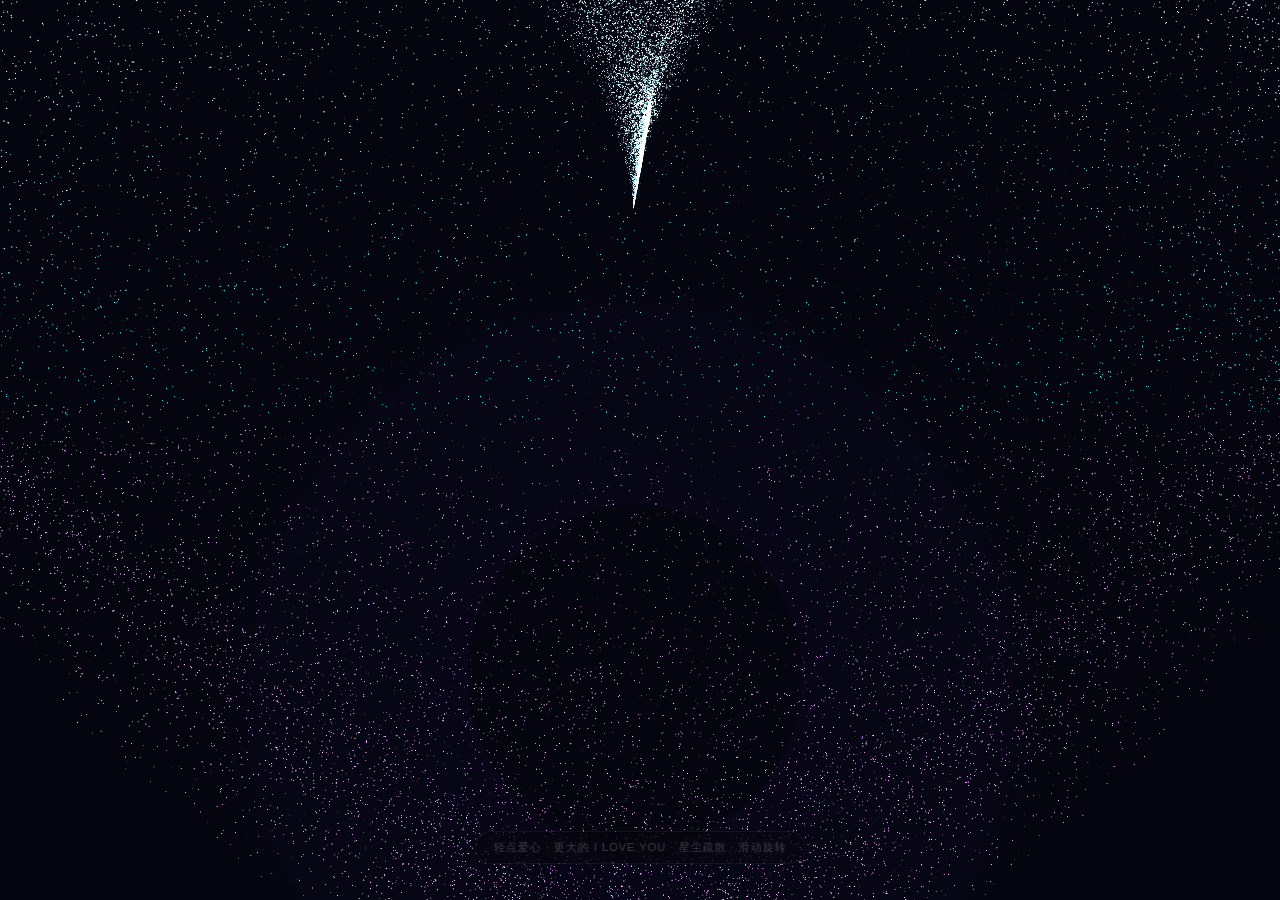
<file: index.html>
<!DOCTYPE html>
<html lang="zh-CN">
<head>
    <meta charset="UTF-8">
    <meta name="viewport" content="width=device-width, initial-scale=1.0, maximum-scale=1.0, user-scalable=no, viewport-fit=cover">
    <meta name="theme-color" content="#050510">
    <meta name="apple-mobile-web-app-capable" content="yes">
    <meta name="apple-mobile-web-app-status-bar-style" content="black-translucent">
    <meta name="apple-mobile-web-app-title" content="3D 爱心">
    <link rel="manifest" href="./manifest.webmanifest">
    <link rel="apple-touch-icon" href="./icons/apple-touch-icon.png">
    <title>3D 爱心 · 粒子情书 V3.10</title>
    <style>
        *, *::before, *::after { margin: 0; padding: 0; box-sizing: border-box; }
        html, body { width: 100%; height: 100%; background: #050510; }
        body {
            overflow: hidden;
            touch-action: none;
            -webkit-tap-highlight-color: transparent;
            position: fixed;
            width: 100%; height: 100%;
            width: 100dvi; height: 100dvb;
            user-select: none;
            -webkit-user-select: none;
            font-family: -apple-system, BlinkMacSystemFont, 'Segoe UI', sans-serif;
        }
        canvas { display: block; width: 100%; height: 100%; }
        #loading {
            position: fixed; inset: 0; z-index: 100;
            display: flex; flex-direction: column;
            justify-content: center; align-items: center;
            background: #050510; color: #fff;
            transition: opacity 0.65s ease-out; pointer-events: none;
        }
        #loading.hide { opacity: 0; }
        .loader-heart { font-size: 48px; animation: pulse 1.2s ease-in-out infinite; }
        @keyframes pulse {
            0%, 100% { transform: scale(1); opacity: 0.6; }
            50% { transform: scale(1.15); opacity: 1; }
        }
        #loading p { margin-top: 14px; font-size: 12px; letter-spacing: 3px; opacity: 0.25; font-weight: 300; }
        #install-hint {
            position: fixed; bottom: max(36px, env(safe-area-inset-bottom)); left: 50%; transform: translateX(-50%);
            color: rgba(255,255,255,0.22); font-size: 11px; z-index: 10;
            pointer-events: none; text-align: center; white-space: nowrap;
            background: rgba(0,0,0,0.34); padding: 8px 18px; border-radius: 20px;
            backdrop-filter: blur(12px); -webkit-backdrop-filter: blur(12px);
            border: 1px solid rgba(255,255,255,0.055);
            transition: opacity 2s ease-out; letter-spacing: 1px;
        }
    </style>
</head>
<body>
<div id="loading"><div class="loader-heart">💗</div><p>正在生成</p></div>
<div id="install-hint">轻点爱心 · 更大的 I LOVE YOU · 星尘疏散 · 滑动旋转</div>

<script type="importmap">
{ "imports": { "three": "./vendor/three.module.js", "three/addons/controls/OrbitControls.js": "./vendor/OrbitControls.js" } }
</script>
<script type="module">
import * as THREE from 'three';
import { OrbitControls } from 'three/addons/controls/OrbitControls.js';

const scene = new THREE.Scene();
scene.background = new THREE.Color(0x050510);
scene.fog = new THREE.FogExp2(0x050510, 0.00006);

const camera = new THREE.PerspectiveCamera(50, innerWidth / innerHeight, 0.1, 100);
camera.position.set(0, 1.5, 12);

const renderer = new THREE.WebGLRenderer({ antialias: true, alpha: true, powerPreference: 'high-performance' });
renderer.setPixelRatio(Math.min(devicePixelRatio, 2.25));
renderer.setSize(innerWidth, innerHeight);
renderer.toneMapping = THREE.ACESFilmicToneMapping;
renderer.toneMappingExposure = 1.5;
document.body.appendChild(renderer.domElement);

const controls = new OrbitControls(camera, renderer.domElement);
controls.enableDamping = true;
controls.dampingFactor = 0.08;
const AUTO_ROTATE_SPEED = 1.55;
controls.autoRotate = true;
controls.autoRotateSpeed = AUTO_ROTATE_SPEED;
controls.minDistance = 3.5;
controls.maxDistance = 20;
controls.target.set(0, 0.3, 0);
controls.update();

scene.add(new THREE.AmbientLight(0x2233aa, 0.35));
const l1 = new THREE.DirectionalLight(0xff88cc, 0.7); l1.position.set(3, 9, 5); scene.add(l1);
const l2 = new THREE.DirectionalLight(0x4488ff, 0.45); l2.position.set(-4, -3, -6); scene.add(l2);
const l3 = new THREE.DirectionalLight(0x88ddff, 0.35); l3.position.set(0, -5, 8); scene.add(l3);
const burstLight = new THREE.PointLight(0xffc8f3, 0, 14, 2); burstLight.position.set(0, 0.8, 2.5); scene.add(burstLight);

// 50,000 粒子。位置动画由 GPU Shader 完成，CPU 不再逐帧重写 15 万个浮点数。
const COUNT = 50000, SC = 0.576; // V3.10：爱心本体缩为 V3.9 的 80%
const geo = new THREE.BufferGeometry();
const pos = new Float32Array(COUNT * 3);
const burstPos = new Float32Array(COUNT * 3);
const textPos = new Float32Array(COUNT * 3);
const col = new Float32Array(COUNT * 3);
const sizes = new Float32Array(COUNT);
const seeds = new Float32Array(COUNT);
const delays = new Float32Array(COUNT);

const C1 = [0.01, 0.80, 1.0], C2 = [0.72, 0.58, 0.96], C3 = [1.0, 0.44, 0.81], C4 = [1.0, 0.42, 0.62];
const lerp = (a, b, t) => [a[0]+(b[0]-a[0])*t, a[1]+(b[1]-a[1])*t, a[2]+(b[2]-a[2])*t];
const hr = p => 16 * Math.pow(Math.sin(p), 3);
const hy = p => 13*Math.cos(p) - 5*Math.cos(2*p) - 2*Math.cos(3*p) - Math.cos(4*p);

let i = 0, it = 0;
while (i < COUNT && it < COUNT * 3) {
    const th = Math.random() * Math.PI * 2, ph = Math.random() * Math.PI;
    const x = hr(ph) * Math.cos(th), y = hy(ph);
    if (y > 9.5 && y > 0.55*x*x + 10.8) { it++; continue; }
    const d = Math.sqrt(x*x + y*y) / 15;
    const z = (Math.random() - 0.5) * Math.sqrt(Math.max(0, 1 - d*d)) * 12;
    const i3 = i * 3;
    pos[i3] = x*SC; pos[i3+1] = y*SC; pos[i3+2] = z*SC*0.9;

    const t = Math.min(1, Math.abs(y) / 7);
    const c = y > 0 ? lerp(C1, C2, t*0.65) : lerp(C3, C4, t*0.75);
    const br = 1.35 + Math.random()*0.55;
    col[i3]=c[0]*br; col[i3+1]=c[1]*br; col[i3+2]=c[2]*br;
    sizes[i] = 0.035 + Math.random()*0.045;
    if (Math.abs(z) < 2.5) sizes[i] += 0.015;
    if (Math.abs(z) < 0.5) sizes[i] += 0.01;
    seeds[i] = Math.random();
    delays[i] = Math.random();
    i++; it++;
}

for (let n = 0; n < COUNT; n++) {
    const n3 = n * 3;
    const x = pos[n3], y = pos[n3+1], z = pos[n3+2];
    const len = Math.hypot(x, y, z) || 1;
    let dx = x / len + (Math.random() - 0.5) * 0.86;
    let dy = y / len + (Math.random() - 0.42) * 0.88;
    let dz = z / len + (Math.random() - 0.5) * 1.18;
    const dl = Math.hypot(dx, dy, dz) || 1;
    dx /= dl; dy /= dl; dz /= dl;
    const power = 4.6 + Math.random() * 8.2;
    burstPos[n3]   = x + dx * power;
    burstPos[n3+1] = y + dy * power + Math.random() * 1.35;
    burstPos[n3+2] = z + dz * power;
}

const LOVE_TEXT = 'I LOVE YOU';
function buildTextTargets(message) {
    const tc = document.createElement('canvas');
    tc.width = 1220; tc.height = 300;
    const tx = tc.getContext('2d', { willReadFrequently: true });
    tx.clearRect(0, 0, tc.width, tc.height);
    tx.fillStyle = '#fff';
    tx.textAlign = 'center';
    tx.textBaseline = 'middle';
    tx.font = '900 194px Arial, Helvetica, sans-serif';
    tx.fillText(message, tc.width/2, tc.height/2 + 4);
    const data = tx.getImageData(0, 0, tc.width, tc.height).data;
    const pts = [];
    const step = 4;
    for (let y=0; y<tc.height; y+=step) {
        for (let x=0; x<tc.width; x+=step) {
            if (data[(y*tc.width+x)*4+3] > 100) pts.push([x,y]);
        }
    }
    if (!pts.length) return;
    for (let k=pts.length-1; k>0; k--) {
        const j=(Math.random()*(k+1))|0; [pts[k],pts[j]]=[pts[j],pts[k]];
    }
    const sx = 12.4 / tc.width;
    const sy = sx;
    for (let n=0; n<COUNT; n++) {
        const p = pts[n % pts.length];
        const n3=n*3;
        textPos[n3]   = (p[0]-tc.width/2)*sx + (Math.random()-0.5)*0.052;
        textPos[n3+1] = (tc.height/2-p[1])*sy + (Math.random()-0.5)*0.052;
        textPos[n3+2] = (Math.random()-0.5)*0.62;
    }
}
buildTextTargets(LOVE_TEXT);

geo.setAttribute('position', new THREE.BufferAttribute(pos, 3));
geo.setAttribute('aBurstPosition', new THREE.BufferAttribute(burstPos, 3));
geo.setAttribute('aTextPosition', new THREE.BufferAttribute(textPos, 3));
geo.setAttribute('color', new THREE.BufferAttribute(col, 3));
geo.setAttribute('size', new THREE.BufferAttribute(sizes, 1));
geo.setAttribute('aSeed', new THREE.BufferAttribute(seeds, 1));
geo.setAttribute('aDelay', new THREE.BufferAttribute(delays, 1));
geo.computeBoundingSphere();

const heartU = {
    uTime: { value: 0 }, uPhase: { value: 0 }, uProgress: { value: 0 },
    uFlash: { value: 0 }, uEnergy: { value: 0 }, uTextGlow: { value: 0 }
};

const heartMat = new THREE.ShaderMaterial({
    uniforms: heartU,
    transparent: true,
    depthWrite: false,
    blending: THREE.AdditiveBlending,
    vertexShader: `
        attribute float size; attribute vec3 color; attribute vec3 aBurstPosition;
        attribute vec3 aTextPosition; attribute float aSeed; attribute float aDelay;
        varying vec3 vC; varying float vSpark;
        uniform float uTime; uniform float uPhase; uniform float uProgress;
        uniform float uFlash; uniform float uEnergy; uniform float uTextGlow;
        float easeOutCubic(float t) { return 1.0 - pow(1.0 - t, 3.0); }
        float easeInOutCubic(float t) { return t < 0.5 ? 4.0*t*t*t : 1.0 - pow(-2.0*t + 2.0, 3.0) / 2.0; }
        mat2 rot(float a) { float c=cos(a), s=sin(a); return mat2(c,-s,s,c); }
        void main() {
            vC = color; vSpark = step(0.86, aSeed); vec3 p = position; float burstMix = 0.0;
            if (uPhase > 1.5 && uPhase < 2.5) {
                float localP = clamp((uProgress - aDelay * 0.13) / 0.87, 0.0, 1.0);
                burstMix = easeOutCubic(localP); p = mix(position, aBurstPosition, burstMix);
            } else if (uPhase > 2.5 && uPhase < 3.5) {
                burstMix = 1.0; p = aBurstPosition;
                float drift = sin(uTime * (1.5 + aSeed) + aSeed * 19.0) * 0.08;
                p += normalize(aBurstPosition + vec3(0.01)) * drift;
            } else if (uPhase > 3.5 && uPhase < 4.5) {
                float localP = clamp((uProgress - aDelay * 0.12) / 0.88, 0.0, 1.0);
                float m = easeInOutCubic(localP); p = mix(aBurstPosition, aTextPosition, m);
                float arc = sin(m * 3.14159265); p.y += arc * (aSeed - 0.5) * 1.5;
                p.xz = rot(arc * (aSeed - 0.5) * 1.8) * p.xz;
            } else if (uPhase > 4.5 && uPhase < 5.5) {
                p = aTextPosition; p.z += sin(uTime*2.2 + aSeed*20.0) * 0.055;
            } else if (uPhase > 5.5 && uPhase < 6.5) {
                float localP = clamp((uProgress - aDelay * 0.08) / 0.92, 0.0, 1.0);
                float back = easeInOutCubic(localP); p = mix(aTextPosition, position, back);
                float swirl = sin(back * 3.14159265); float turns = (0.62 + aSeed * 1.0) * 6.2831853;
                p.xz = rot(swirl * turns) * p.xz;
                p.y += sin((back * 3.2 + aSeed * 5.0) * 6.2831853) * swirl * 0.24;
            }
            float hero = vSpark * (0.55 + uEnergy * 1.65);
            float textBoost = uTextGlow * 0.30; vec4 mv = modelViewMatrix * vec4(p, 1.0);
            float pointScale = 1.0 + uFlash * 0.75 + hero * uEnergy + textBoost;
            gl_PointSize = size * pointScale * (300.0 / max(0.5, -mv.z));
            gl_Position = projectionMatrix * mv;
        }`,
    fragmentShader: `
        varying vec3 vC; varying float vSpark; uniform float uTime; uniform float uFlash;
        uniform float uEnergy; uniform float uTextGlow;
        void main() {
            float d = distance(gl_PointCoord, vec2(0.5)); if (d > 0.5) discard;
            float a = 1.0 - smoothstep(0.0, 0.49, d); float g = exp(-d * 6.0);
            float shimmer = 1.02 + sin(uTime*1.5 + vC.r*20.0)*0.04;
            vec3 c = vC + vec3(0.5, 0.25, 0.7)*g*0.55;
            c = mix(c, vec3(1.0, 0.91, 1.0), clamp(uFlash, 0.0, 1.0) * 0.82);
            c += vec3(0.55, 0.20, 0.65) * vSpark * uEnergy * 0.75;
            c = mix(c, vec3(1.0, 0.68, 0.91) + vec3(g*0.22), clamp(uTextGlow,0.0,1.0)*0.72);
            gl_FragColor = vec4(c, a * shimmer * (1.0 + uEnergy*0.12));
        }`
});

const heart = new THREE.Points(geo, heartMat); heart.position.y = 0.8; scene.add(heart);

const SC2 = 900;
const sg = new THREE.BufferGeometry();
const sp = new Float32Array(SC2*3), ss = new Float32Array(SC2), sc = new Float32Array(SC2*3);
for (let n=0; n<SC2; n++) {
    const r = 12+Math.random()*35, ta = Math.random()*Math.PI*2, pa = Math.acos(2*Math.random()-1);
    sp[n*3]=r*Math.sin(pa)*Math.cos(ta); sp[n*3+1]=r*Math.cos(pa)*0.55; sp[n*3+2]=r*Math.sin(pa)*Math.sin(ta)-8;
    ss[n] = 0.015+Math.random()*0.07; const tc = Math.random()*0.4;
    sc[n*3]=0.27+tc*0.26; sc[n*3+1]=0.27+tc*0.13; sc[n*3+2]=0.53+tc*0.47;
}
sg.setAttribute('position', new THREE.BufferAttribute(sp, 3));
sg.setAttribute('size', new THREE.BufferAttribute(ss, 1));
sg.setAttribute('color', new THREE.BufferAttribute(sc, 3));
const starU = { uGlow: { value: 0 } };
const stars = new THREE.Points(sg, new THREE.ShaderMaterial({
    uniforms: starU, transparent: true, depthWrite: false, blending: THREE.AdditiveBlending,
    vertexShader: `attribute float size; attribute vec3 color; varying vec3 vC; uniform float uGlow; void main(){vC=color; vec4 mv=modelViewMatrix*vec4(position,1.0); gl_PointSize=size*(1.0+uGlow*0.7)*(220.0/max(0.5,-mv.z)); gl_Position=projectionMatrix*mv;}`,
    fragmentShader: `varying vec3 vC; uniform float uGlow; void main(){float d=distance(gl_PointCoord,vec2(0.5)); if(d>0.5)discard; vec3 c=vC*(1.0+uGlow*2.1); gl_FragColor=vec4(c,exp(-d*8.0)*(0.4+uGlow*0.24));}`
}));
scene.add(stars);

const gg = new THREE.RingGeometry(2.5, 6, 64); const gu = { uTime: { value: 0 } };
const gm = new THREE.Mesh(gg, new THREE.ShaderMaterial({
    uniforms: gu, transparent: true, depthWrite: false, side: THREE.DoubleSide, blending: THREE.AdditiveBlending,
    vertexShader: `varying vec2 vUv; void main(){vUv=uv; gl_Position=projectionMatrix*modelViewMatrix*vec4(position,1.0);}`,
    fragmentShader: `varying vec2 vUv; uniform float uTime; void main(){float d=length(vUv-0.5)*2.0; float a=exp(-d*2.5)*0.07+sin(uTime*0.3)*0.015; gl_FragColor=vec4(0.27,0.13,0.67,a);}`
}));
gm.position.set(0, -3.2, -2); gm.rotation.x = -0.3; scene.add(gm);

const shock = new THREE.Mesh(
    new THREE.RingGeometry(0.92, 1.0, 128),
    new THREE.MeshBasicMaterial({ color: 0xffa6ec, transparent: true, opacity: 0, depthWrite: false, side: THREE.DoubleSide, blending: THREE.AdditiveBlending })
);
shock.position.set(0, 0.8, 0.25); shock.scale.setScalar(0.05); shock.visible = false; scene.add(shock);

const glowCanvas = document.createElement('canvas'); glowCanvas.width = glowCanvas.height = 128;
const gctx = glowCanvas.getContext('2d'); const grad = gctx.createRadialGradient(64,64,0,64,64,64);
grad.addColorStop(0, 'rgba(255,255,255,1)'); grad.addColorStop(0.18, 'rgba(255,220,247,.92)');
grad.addColorStop(0.48, 'rgba(255,105,210,.30)'); grad.addColorStop(1, 'rgba(120,70,255,0)');
gctx.fillStyle = grad; gctx.fillRect(0,0,128,128);
const glowTex = new THREE.CanvasTexture(glowCanvas);
const flashSprite = new THREE.Sprite(new THREE.SpriteMaterial({ map: glowTex, transparent: true, opacity: 0, depthWrite: false, blending: THREE.AdditiveBlending }));
flashSprite.position.set(0, 0.8, 1.0); flashSprite.scale.set(0.1,0.1,1); scene.add(flashSprite);

const clock = new THREE.Clock(); let burstState = 'idle'; let burstStart = 0; let shake = 0; let hidden = false;
const savedCameraPos = new THREE.Vector3(); const savedTarget = new THREE.Vector3();
const frontCameraPos = new THREE.Vector3(0, 1.5, 12); const frontTarget = new THREE.Vector3(0, 0.3, 0);
const camTargetTmp = new THREE.Vector3(); const savedOffset = new THREE.Vector3(); const frontOffset = new THREE.Vector3();
const camDirTmp = new THREE.Vector3(); const storyQuat = new THREE.Quaternion(); const storyStepQuat = new THREE.Quaternion();
let savedRadius = 12, frontRadius = 12;
function prepareStoryCamera() {
    savedOffset.subVectors(savedCameraPos, savedTarget); frontOffset.subVectors(frontCameraPos, frontTarget); savedRadius = savedOffset.length(); frontRadius = savedRadius;
    storyQuat.setFromUnitVectors(camDirTmp.copy(savedOffset).normalize(), frontOffset.clone().normalize());
}
function setStoryCamera(blendToFront) {
    const k = clamp01(blendToFront); camTargetTmp.lerpVectors(savedTarget, frontTarget, k);
    storyStepQuat.identity().slerp(storyQuat, k); camDirTmp.copy(savedOffset).normalize().applyQuaternion(storyStepQuat);
    const radius = THREE.MathUtils.lerp(savedRadius, frontRadius, k); camera.position.copy(camTargetTmp).addScaledVector(camDirTmp, radius);
    controls.target.copy(camTargetTmp); camera.up.set(0, 1, 0); camera.lookAt(camTargetTmp);
}

const DUR = { charge: 0.18, out: 0.70, hold: 0.22, text: 0.95, textHold: 1.10, back: 1.36, release: 1.10 };
const easeOutCubic = t => 1 - Math.pow(1 - t, 3);
const easeInOutCubic = t => t < 0.5 ? 4*t*t*t : 1 - Math.pow(-2*t + 2, 3) / 2;
const smootherStep = t => { t = clamp01(t); return t*t*t*(t*(t*6 - 15) + 10); };
const clamp01 = v => Math.max(0, Math.min(1, v));
function setState(state, el) { burstState = state; burstStart = el; const phaseMap = { idle:0, charge:1, out:2, hold:3, text:4, textHold:5, back:6, release:0 }; heartU.uPhase.value = phaseMap[state] ?? 0; heartU.uProgress.value = 0; }
function triggerBurst() {
    if (burstState !== 'idle') return; savedCameraPos.copy(camera.position); savedTarget.copy(controls.target); prepareStoryCamera();
    controls.autoRotate = false; controls.enabled = false; clearTimeout(tmr); setState('charge', clock.getElapsedTime()); if (navigator.vibrate) navigator.vibrate(18);
}
function updateBurst(el) {
    heartU.uFlash.value = 0; heartU.uEnergy.value = 0; heartU.uTextGlow.value = 0;
    starU.uGlow.value *= 0.90; burstLight.intensity *= 0.82; flashSprite.material.opacity *= 0.78;
    if (burstState === 'idle') { heart.scale.setScalar(1 + Math.sin(el*0.45)*0.006); heartU.uProgress.value = 0; return; }
    const t = el - burstStart;
    if (burstState === 'charge') {
        const p = clamp01(t / DUR.charge), e = easeOutCubic(p); heartU.uProgress.value = p; heartU.uFlash.value = Math.pow(p, 3) * 0.72;
        heartU.uEnergy.value = p * 0.34; heart.scale.setScalar(1 - 0.052 * e); burstLight.intensity = p * 1.5;
        flashSprite.material.opacity = p * 0.16; flashSprite.scale.setScalar(1.2 + p*1.5);
        if (p >= 1) { setState('out', el); shock.visible = true; shock.scale.setScalar(0.08); shock.material.opacity = 0.9; flashSprite.material.opacity = 0.95; flashSprite.scale.setScalar(1.8); burstLight.intensity = 4.0; shake = 1.0; }
    } else if (burstState === 'out') {
        const p = clamp01(t / DUR.out), e = easeOutCubic(p); heartU.uProgress.value = p; heartU.uFlash.value = (1-p) * 0.95;
        heartU.uEnergy.value = 1.0 - p*0.24; heart.scale.setScalar(0.96 + e*0.105); starU.uGlow.value = Math.max(starU.uGlow.value, (1-p)*0.95 + 0.16); burstLight.intensity = (1-p) * 3.8;
        const sw = easeOutCubic(p); shock.scale.setScalar(0.12 + sw * 8.6); shock.material.opacity = Math.pow(1-p, 1.7) * 0.82;
        flashSprite.material.opacity = Math.pow(1-p, 2.2) * 0.86; flashSprite.scale.setScalar(1.8 + p*5.5); shake = Math.max(shake, (1-p) * 0.88);
        if (p >= 1) { shock.visible = false; setState('hold', el); }
    } else if (burstState === 'hold') {
        const p = clamp01(t / DUR.hold); heartU.uProgress.value = p; heartU.uEnergy.value = 0.62 - p*0.12; starU.uGlow.value = Math.max(starU.uGlow.value, 0.18); heart.scale.setScalar(1.055 - p*0.012); if (p >= 1) setState('text', el);
    } else if (burstState === 'text') {
        const p = clamp01(t / DUR.text); setStoryCamera(easeInOutCubic(clamp01(p / 0.48))); heartU.uProgress.value = p;
        heartU.uEnergy.value = (1-p)*0.28 + 0.12; heartU.uTextGlow.value = easeInOutCubic(p); starU.uGlow.value = Math.max(starU.uGlow.value, 0.14 + p*0.12);
        heart.scale.setScalar(1.035 - p*0.035); flashSprite.material.opacity = Math.sin(Math.PI*p)*0.10; flashSprite.scale.setScalar(2.0 + p*1.8); if (p >= 1) setState('textHold', el);
    } else if (burstState === 'textHold') {
        const p = clamp01(t / DUR.textHold); setStoryCamera(1); heartU.uProgress.value = p; heartU.uTextGlow.value = 0.92 + Math.sin(el*3.2)*0.08;
        starU.uGlow.value = Math.max(starU.uGlow.value, 0.22); heart.scale.setScalar(1 + Math.sin(el*2.0)*0.006); if (p >= 1) setState('back', el);
    } else if (burstState === 'back') {
        const p = clamp01(t / DUR.back); setStoryCamera(1); heartU.uProgress.value = p; heartU.uEnergy.value = (1-p) * 0.58; heartU.uTextGlow.value = 1-p;
        starU.uGlow.value = Math.max(starU.uGlow.value, (1-p)*0.24); heart.scale.setScalar(1.0); const finishGlow = clamp01((p - 0.82) / 0.18);
        heartU.uFlash.value = finishGlow * 0.42; flashSprite.material.opacity = finishGlow * (1-p) * 1.8; flashSprite.scale.setScalar(0.9 + (1-p)*2.0); burstLight.intensity = finishGlow * (1-p) * 3.0;
        if (p >= 1) { setStoryCamera(1); controls.enabled = true; controls.autoRotate = true; controls.autoRotateSpeed = AUTO_ROTATE_SPEED * 0.32; setState('release', el); }
    } else if (burstState === 'release') {
        const p = clamp01(t / DUR.release); controls.autoRotateSpeed = AUTO_ROTATE_SPEED * (0.32 + 0.68 * smootherStep(p));
        heartU.uProgress.value = 0; heartU.uTextGlow.value = 0; heart.scale.setScalar(1.0); heartU.uFlash.value = 0; starU.uGlow.value = Math.max(starU.uGlow.value, (1-p)*0.08);
        if (p >= 1) { controls.autoRotateSpeed = AUTO_ROTATE_SPEED; setState('idle', el); }
    }
}

function animate() {
    requestAnimationFrame(animate); if (hidden) return; const dt = Math.min(clock.getDelta(), 0.1), el = clock.getElapsedTime();
    updateBurst(el); heartU.uTime.value = el; gu.uTime.value = el;
    const starSpeed = burstState === 'out' ? 0.30 : burstState === 'text' ? 0.18 : burstState === 'textHold' ? 0.07 : burstState === 'back' ? 0.19 : burstState === 'release' ? 0.11 : 0.12;
    stars.rotation.y += dt * starSpeed; stars.rotation.x += dt * (burstState === 'out' ? 0.07 : 0.03); controls.update();
    let sx=0, sy=0, sz=0;
    if (shake > 0.002) { const amp = 0.055 * shake; sx=(Math.random()-0.5)*amp; sy=(Math.random()-0.5)*amp; sz=(Math.random()-0.5)*amp*0.35; camera.position.x += sx; camera.position.y += sy; camera.position.z += sz; shake *= 0.84; }
    renderer.render(scene, camera); if (sx || sy || sz) { camera.position.x -= sx; camera.position.y -= sy; camera.position.z -= sz; }
}

requestAnimationFrame(() => { document.getElementById('loading').classList.add('hide'); setTimeout(() => { const e = document.getElementById('loading'); if (e) e.remove(); }, 850); });
animate();
setTimeout(() => { const h = document.getElementById('install-hint'); if (h) h.style.opacity='0'; }, 11000);
addEventListener('resize', () => { camera.aspect=innerWidth/innerHeight; camera.updateProjectionMatrix(); renderer.setPixelRatio(Math.min(devicePixelRatio, 2.25)); renderer.setSize(innerWidth,innerHeight); }, {passive:true});

const raycaster = new THREE.Raycaster(); raycaster.params.Points.threshold = 0.24; const pointer = new THREE.Vector2(); let tapX = 0, tapY = 0, tapMoved = false;
renderer.domElement.addEventListener('pointerdown', e => { tapX = e.clientX; tapY = e.clientY; tapMoved = false; }, {passive:true});
renderer.domElement.addEventListener('pointermove', e => { if (Math.hypot(e.clientX - tapX, e.clientY - tapY) > 10) tapMoved = true; }, {passive:true});
renderer.domElement.addEventListener('pointerup', e => { if (tapMoved || burstState !== 'idle') return; pointer.x = (e.clientX / innerWidth) * 2 - 1; pointer.y = -(e.clientY / innerHeight) * 2 + 1; raycaster.setFromCamera(pointer, camera); if (raycaster.intersectObject(heart, false).length) triggerBurst(); }, {passive:true});

let tmr=null;
const onI = () => { controls.autoRotate=false; clearTimeout(tmr); };
const onR = () => { clearTimeout(tmr); tmr=setTimeout(() => { if (burstState === 'idle') controls.autoRotate=true; }, 3000); };
['touchstart','mousedown'].forEach(e=>document.body.addEventListener(e,onI,{passive:true}));
['touchend','mouseup'].forEach(e=>document.body.addEventListener(e,onR,{passive:true}));
document.body.addEventListener('touchmove', e=>e.preventDefault(), {passive:false});
document.addEventListener('visibilitychange', () => { hidden = document.hidden; if (!hidden) clock.getDelta(); });

console.log('%c❤️ 3D 爱心 V3.10','color:#ff71ce;font-size:18px;','— 更大情书 · 疏散星尘 · 连续旋转 · '+LOVE_TEXT);
</script>
<script>
window.addEventListener('load', () => {
    if ('serviceWorker' in navigator) {
        navigator.serviceWorker.register('./service-worker.js')
            .catch((error) => console.warn('Service Worker 注册失败，当前页面仍可联网使用。', error));
    }
});
</script>
</body>
</html>
</file>
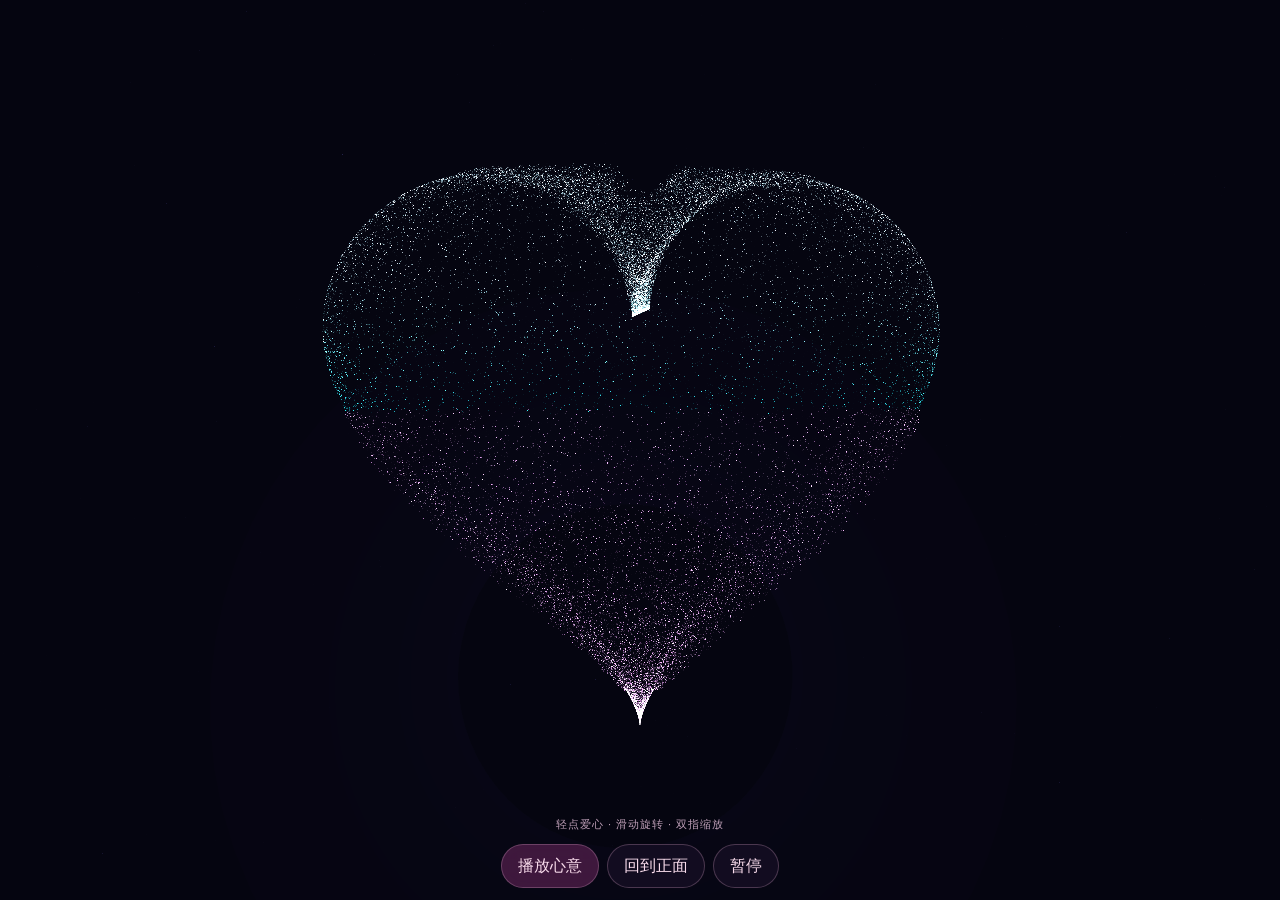
<file: 3D-爱心-V3.10-洛布辛苦啦.html>
<!DOCTYPE html>
<html lang="zh-CN">
<head>
    <meta charset="UTF-8">
    <meta name="viewport" content="width=device-width, initial-scale=1.0, viewport-fit=cover">
    <meta name="theme-color" content="#050510">
    <meta name="apple-mobile-web-app-capable" content="yes">
    <meta name="apple-mobile-web-app-status-bar-style" content="black-translucent">
    <meta name="apple-mobile-web-app-title" content="3D 爱心">
    <link rel="manifest" href="./luobu.webmanifest">
    <meta name="description" content="送给洛布的一颗心：星尘散开，汇成一句洛布辛苦啦。">
    <meta name="app-version" content="3.12-luobu">
    <link rel="apple-touch-icon" href="./icons/apple-touch-icon.png">
    <title>3D 爱心 · 洛布辛苦啦</title>
    <style>
        *, *::before, *::after { margin: 0; padding: 0; box-sizing: border-box; }
        html, body { width: 100%; height: 100%; background: #050510; }
        body {
            overflow: hidden;
            -webkit-tap-highlight-color: transparent;
            position: fixed;
            width: 100%; height: 100%;
            width: 100dvi; height: 100dvb;
            user-select: none;
            -webkit-user-select: none;
            font-family: -apple-system, BlinkMacSystemFont, 'Segoe UI', sans-serif;
        }
        canvas { display: block; width: 100%; height: 100%; touch-action: none; }
        [hidden] { display: none !important; }
        button { font: inherit; cursor: pointer; touch-action: manipulation; }
        button:focus-visible, canvas:focus-visible { outline: 2px solid #ffc6e9; outline-offset: -3px; }
        button:disabled { opacity: .5; cursor: default; }
        #hud { position: fixed; z-index: 10; left: max(12px, env(safe-area-inset-left));
            right: max(12px, env(safe-area-inset-right)); bottom: calc(12px + env(safe-area-inset-bottom));
            text-align: center; pointer-events: none; }
        .actions { display: flex; justify-content: center; gap: 8px; flex-wrap: wrap; }
        .actions button, #retry { min-height: 44px; padding: 9px 16px; border-radius: 24px;
            color: #f9dcec; background: rgba(23,15,37,.76); border: 1px solid rgba(255,195,229,.24);
            backdrop-filter: blur(12px); -webkit-backdrop-filter: blur(12px); pointer-events: auto; }
        #replay { background: rgba(92,34,83,.65); }
        #retry { margin-top: 22px; }
        #loading.error { pointer-events: auto; }
        #loading.error p { opacity: .9; line-height: 1.8; max-width: 80vw; letter-spacing: 1px; }
        #loading.error .loader-heart { animation: none; }
        .sr-only { position: absolute; width: 1px; height: 1px; padding: 0; overflow: hidden;
            clip-path: inset(50%); white-space: nowrap; }
        @media (prefers-reduced-motion: reduce) {
            *, *::before, *::after { animation: none !important; transition: none !important; }
        }
        #loading {
            position: fixed; inset: 0; z-index: 100;
            display: flex; flex-direction: column;
            justify-content: center; align-items: center;
            background: #050510; color: #fff;
            transition: opacity 0.65s ease-out; pointer-events: none;
        }
        #loading.hide { opacity: 0; }
        .loader-heart { font-size: 48px; animation: pulse 1.2s ease-in-out infinite; }
        @keyframes pulse {
            0%, 100% { transform: scale(1); opacity: 0.6; }
            50% { transform: scale(1.15); opacity: 1; }
        }
        #loading p { margin-top: 14px; font-size: 12px; letter-spacing: 3px; opacity: 0.25; font-weight: 300; }
        #install-hint { color: #bd9eb6; font-size: 11px; line-height: 1.7;
            margin: 0 auto 10px; max-width: 100%; letter-spacing: 1px; }

    </style>
</head>
<body>
<div id="loading" role="status"><div class="loader-heart" aria-hidden="true">💗</div>
    <p id="load-message">正在为洛布点亮星光</p><button id="retry" type="button" hidden>重新加载</button></div>
<div id="hud">
    <p id="install-hint">轻点爱心 · 滑动旋转 · 双指缩放</p>
    <div class="actions" aria-label="爱心互动">
        <button id="replay" type="button" disabled>播放心意</button>
        <button id="reset-view" type="button" disabled>回到正面</button>
        <button id="pause" type="button" aria-pressed="false" disabled>暂停</button>
    </div>
</div>
<p id="story-status" class="sr-only" role="status" aria-live="polite"></p>
<noscript><p style="position:fixed;inset:35% 20px;z-index:101;color:#fff;text-align:center">洛布辛苦啦 💗<br>请启用 JavaScript 查看粒子爱心。</p></noscript>
<script>
window.showHeartError = function (message) {
    const panel = document.getElementById('loading');
    panel.hidden = false; panel.classList.remove('hide'); panel.classList.add('error');
    document.getElementById('load-message').textContent = message;
    document.getElementById('retry').hidden = false;
};
document.getElementById('retry').addEventListener('click', () => location.reload());
window.heartLoadTimer = setTimeout(() => window.showHeartError('星光还没准备好，请检查网络后重新加载。'), 15000);
</script>

<script type="importmap">
{ "imports": { "three": "./vendor/three.module.js", "three/addons/controls/OrbitControls.js": "./vendor/OrbitControls.js" } }
</script>
<script type="module">
try {
const [THREE, { OrbitControls }] = await Promise.all([
    import('three'), import('three/addons/controls/OrbitControls.js')
]);
// 中文采样使用设备自己的字体，不下载外部字体或追踪资源。
if (document.fonts) await document.fonts.ready;
const motionQuery = matchMedia('(prefers-reduced-motion: reduce)');
let reducedMotion = motionQuery.matches;
const coarsePointer = matchMedia('(pointer: coarse)').matches;
let pixelRatioCap = coarsePointer ? 1.5 : 2;
const BASE_CAMERA_DISTANCE = Math.hypot(12, 1.2);
const replayButton = document.getElementById('replay');
const resetButton = document.getElementById('reset-view');
const pauseButton = document.getElementById('pause');
const storyStatus = document.getElementById('story-status');

const scene = new THREE.Scene();
scene.background = new THREE.Color(0x050510);
scene.fog = new THREE.FogExp2(0x050510, 0.00006);

const camera = new THREE.PerspectiveCamera(50, innerWidth / innerHeight, 0.1, 100);
camera.position.set(0, 1.5, 12);

const renderer = new THREE.WebGLRenderer({ antialias: !coarsePointer, alpha: false, powerPreference: 'default' });
renderer.setPixelRatio(Math.min(devicePixelRatio || 1, pixelRatioCap));
renderer.setSize(innerWidth, innerHeight);
renderer.toneMapping = THREE.ACESFilmicToneMapping;
renderer.toneMappingExposure = 1.5;
document.body.appendChild(renderer.domElement);
renderer.domElement.tabIndex = 0;
renderer.domElement.setAttribute('role', 'img');
renderer.domElement.setAttribute('aria-label', '送给洛布的三维粒子爱心。拖动旋转，按回车播放心意。');

const controls = new OrbitControls(camera, renderer.domElement);
controls.enableDamping = true;
controls.dampingFactor = 0.08;
const AUTO_ROTATE_SPEED = 1.55;
controls.autoRotate = !reducedMotion;
controls.autoRotateSpeed = AUTO_ROTATE_SPEED;
controls.minDistance = 3.5;
controls.maxDistance = 60;
controls.enablePan = false;
controls.target.set(0, 0.3, 0);
controls.update();

scene.add(new THREE.AmbientLight(0x2233aa, 0.35));
const l1 = new THREE.DirectionalLight(0xff88cc, 0.7); l1.position.set(3, 9, 5); scene.add(l1);
const l2 = new THREE.DirectionalLight(0x4488ff, 0.45); l2.position.set(-4, -3, -6); scene.add(l2);
const l3 = new THREE.DirectionalLight(0x88ddff, 0.35); l3.position.set(0, -5, 8); scene.add(l3);
const burstLight = new THREE.PointLight(0xffc8f3, 0, 14, 2); burstLight.position.set(0, 0.8, 2.5); scene.add(burstLight);

// 50,000 粒子。位置动画由 GPU Shader 完成，CPU 不再逐帧重写 15 万个浮点数。
const COUNT = 50000;
const HEART_TARGET_SCREEN_FILL = 0.90;
function calcHeartScaleForScreen() {
    // 以基准镜头计算，避免窗口变化抵消用户的双指缩放；宽高同时限幅。
    const visibleHeight = 2 * Math.tan(THREE.MathUtils.degToRad(camera.fov * 0.5)) * BASE_CAMERA_DISTANCE;
    const widthFit = visibleHeight * camera.aspect * HEART_TARGET_SCREEN_FILL / 32;
    const heightFill = Math.min(0.72, Math.max(0.35, (innerHeight - 150) / innerHeight));
    return Math.max(0.01, Math.min(widthFit, visibleHeight * heightFill / 34));
}
let HEART_SC = calcHeartScaleForScreen(); // 爱心尺寸与文字尺寸保持分离
const geo = new THREE.BufferGeometry();
const pos = new Float32Array(COUNT * 3);
const burstPos = new Float32Array(COUNT * 3);
const textPos = new Float32Array(COUNT * 3);
const col = new Float32Array(COUNT * 3);
const sizes = new Float32Array(COUNT);
const seeds = new Float32Array(COUNT);
const delays = new Float32Array(COUNT);

const C1 = [0.01, 0.80, 1.0], C2 = [0.72, 0.58, 0.96], C3 = [1.0, 0.44, 0.81], C4 = [1.0, 0.42, 0.62];
const lerp = (a, b, t) => [a[0]+(b[0]-a[0])*t, a[1]+(b[1]-a[1])*t, a[2]+(b[2]-a[2])*t];
const hr = p => 16 * Math.pow(Math.sin(p), 3);
const hy = p => 13*Math.cos(p) - 5*Math.cos(2*p) - 2*Math.cos(3*p) - Math.cos(4*p);

let i = 0, it = 0;
while (i < COUNT && it < COUNT * 3) {
    const th = Math.random() * Math.PI * 2, ph = Math.random() * Math.PI;
    const x = hr(ph) * Math.cos(th), y = hy(ph);
    if (y > 9.5 && y > 0.55*x*x + 10.8) { it++; continue; }
    const d = Math.sqrt(x*x + y*y) / 15;
    const z = (Math.random() - 0.5) * Math.sqrt(Math.max(0, 1 - d*d)) * 12;
    const i3 = i * 3;
    pos[i3] = x*HEART_SC; pos[i3+1] = y*HEART_SC; pos[i3+2] = z*HEART_SC*0.9;

    const t = Math.min(1, Math.abs(y) / 7);
    const c = y > 0 ? lerp(C1, C2, t*0.65) : lerp(C3, C4, t*0.75);
    const br = 1.35 + Math.random()*0.55;
    col[i3]=c[0]*br; col[i3+1]=c[1]*br; col[i3+2]=c[2]*br;
    sizes[i] = 0.035 + Math.random()*0.045;
    if (Math.abs(z) < 2.5) sizes[i] += 0.015;
    if (Math.abs(z) < 0.5) sizes[i] += 0.01;
    seeds[i] = Math.random();
    delays[i] = Math.random();
    i++; it++;
}

for (let n = 0; n < COUNT; n++) {
    const n3 = n * 3;
    const x = pos[n3], y = pos[n3+1], z = pos[n3+2];
    const len = Math.hypot(x, y, z) || 1;
    let dx = x / len + (Math.random() - 0.5) * 0.86;
    let dy = y / len + (Math.random() - 0.42) * 0.88;
    let dz = z / len + (Math.random() - 0.5) * 1.18;
    const dl = Math.hypot(dx, dy, dz) || 1;
    dx /= dl; dy /= dl; dz /= dl;
    const power = 4.6 + Math.random() * 8.2;
    burstPos[n3]   = x + dx * power;
    burstPos[n3+1] = y + dy * power + Math.random() * 1.35;
    burstPos[n3+2] = z + dz * power;
}

const LOVE_TEXT = '洛布辛苦啦';
const TEXT_FIXED_WORLD_WIDTH = 7.44; // 在截图基准文字尺寸上缩小 40%，仍永不跟随爱心缩放
function buildTextTargets(message) {
    const tc = document.createElement('canvas');
    tc.width = 1220; tc.height = 300;
    const tx = tc.getContext('2d', { willReadFrequently: true });
    tx.clearRect(0, 0, tc.width, tc.height);
    tx.fillStyle = '#fff';
    tx.textAlign = 'center';
    tx.textBaseline = 'middle';
    tx.font = '900 194px "PingFang SC", "Microsoft YaHei", "Noto Sans CJK SC", sans-serif';
    tx.fillText(message, tc.width/2, tc.height/2 + 4);
    const data = tx.getImageData(0, 0, tc.width, tc.height).data;
    const pts = [];
    const step = 4;
    for (let y=0; y<tc.height; y+=step) {
        for (let x=0; x<tc.width; x+=step) {
            if (data[(y*tc.width+x)*4+3] > 100) pts.push([x,y]);
        }
    }
    if (!pts.length) throw new Error('无法生成中文粒子，请重试。');
    for (let k=pts.length-1; k>0; k--) {
        const j=(Math.random()*(k+1))|0; [pts[k],pts[j]]=[pts[j],pts[k]];
    }
    const sx = TEXT_FIXED_WORLD_WIDTH / tc.width; // 文字只使用固定尺寸，不引用 HEART_SC
    const sy = sx;
    for (let n=0; n<COUNT; n++) {
        const p = pts[n % pts.length];
        const n3=n*3;
        textPos[n3]   = (p[0]-tc.width/2)*sx + (Math.random()-0.5)*0.052;
        textPos[n3+1] = (tc.height/2-p[1])*sy + (Math.random()-0.5)*0.052;
        textPos[n3+2] = (Math.random()-0.5)*0.62;
    }
}
buildTextTargets(LOVE_TEXT);

geo.setAttribute('position', new THREE.BufferAttribute(pos, 3));
geo.setAttribute('aBurstPosition', new THREE.BufferAttribute(burstPos, 3));
geo.setAttribute('aTextPosition', new THREE.BufferAttribute(textPos, 3));
geo.setAttribute('color', new THREE.BufferAttribute(col, 3));
geo.setAttribute('size', new THREE.BufferAttribute(sizes, 1));
geo.setAttribute('aSeed', new THREE.BufferAttribute(seeds, 1));
geo.setAttribute('aDelay', new THREE.BufferAttribute(delays, 1));
geo.computeBoundingSphere();

const heartU = {
    uTime: { value: 0 }, uPhase: { value: 0 }, uProgress: { value: 0 },
    uFlash: { value: 0 }, uEnergy: { value: 0 }, uTextGlow: { value: 0 },
    uPixelRatio: { value: renderer.getPixelRatio() }
};

const heartMat = new THREE.ShaderMaterial({
    uniforms: heartU,
    transparent: true,
    depthWrite: false,
    blending: THREE.AdditiveBlending,
    vertexShader: `
        attribute float size; attribute vec3 color; attribute vec3 aBurstPosition;
        attribute vec3 aTextPosition; attribute float aSeed; attribute float aDelay;
        varying vec3 vC; varying float vSpark;
        uniform float uTime; uniform float uPhase; uniform float uProgress;
        uniform float uFlash; uniform float uEnergy; uniform float uTextGlow; uniform float uPixelRatio;
        float easeOutCubic(float t) { return 1.0 - pow(1.0 - t, 3.0); }
        float easeInOutCubic(float t) { return t < 0.5 ? 4.0*t*t*t : 1.0 - pow(-2.0*t + 2.0, 3.0) / 2.0; }
        mat2 rot(float a) { float c=cos(a), s=sin(a); return mat2(c,-s,s,c); }
        void main() {
            vC = color; vSpark = step(0.86, aSeed); vec3 p = position; float burstMix = 0.0;
            if (uPhase > 1.5 && uPhase < 2.5) {
                float localP = clamp((uProgress - aDelay * 0.13) / 0.87, 0.0, 1.0);
                burstMix = easeOutCubic(localP); p = mix(position, aBurstPosition, burstMix);
            } else if (uPhase > 2.5 && uPhase < 3.5) {
                burstMix = 1.0; p = aBurstPosition;
                float drift = sin(uTime * (1.5 + aSeed) + aSeed * 19.0) * 0.08;
                p += normalize(aBurstPosition + vec3(0.01)) * drift;
            } else if (uPhase > 3.5 && uPhase < 4.5) {
                float localP = clamp((uProgress - aDelay * 0.12) / 0.88, 0.0, 1.0);
                float m = easeInOutCubic(localP); p = mix(aBurstPosition, aTextPosition, m);
                float arc = sin(m * 3.14159265); p.y += arc * (aSeed - 0.5) * 1.5;
                p.xz = rot(arc * (aSeed - 0.5) * 1.8) * p.xz;
            } else if (uPhase > 4.5 && uPhase < 5.5) {
                p = aTextPosition; p.z += sin(uTime*2.2 + aSeed*20.0) * 0.055;
            } else if (uPhase > 5.5 && uPhase < 6.5) {
                float localP = clamp((uProgress - aDelay * 0.08) / 0.92, 0.0, 1.0);
                float back = easeInOutCubic(localP); p = mix(aTextPosition, position, back);
                float swirl = sin(back * 3.14159265); float turns = (0.62 + aSeed * 1.0) * 6.2831853;
                p.xz = rot(swirl * turns) * p.xz;
                p.y += sin((back * 3.2 + aSeed * 5.0) * 6.2831853) * swirl * 0.24;
            }
            float hero = vSpark * (0.55 + uEnergy * 1.65);
            float textBoost = uTextGlow * 0.30; vec4 mv = modelViewMatrix * vec4(p, 1.0);
            float pointScale = 1.0 + uFlash * 0.75 + hero * uEnergy + textBoost;
            gl_PointSize = min(40.0 * uPixelRatio, size * pointScale * (150.0 * uPixelRatio / max(0.5, -mv.z)));
            gl_Position = projectionMatrix * mv;
        }`,
    fragmentShader: `
        varying vec3 vC; varying float vSpark; uniform float uTime; uniform float uFlash;
        uniform float uEnergy; uniform float uTextGlow;
        void main() {
            float d = distance(gl_PointCoord, vec2(0.5)); if (d > 0.5) discard;
            float a = 1.0 - smoothstep(0.0, 0.49, d); float g = exp(-d * 6.0);
            float shimmer = 1.02 + sin(uTime*1.5 + vC.r*20.0)*0.04;
            vec3 c = vC + vec3(0.5, 0.25, 0.7)*g*0.55;
            c = mix(c, vec3(1.0, 0.91, 1.0), clamp(uFlash, 0.0, 1.0) * 0.82);
            c += vec3(0.55, 0.20, 0.65) * vSpark * uEnergy * 0.75;
            c = mix(c, vec3(1.0, 0.68, 0.91) + vec3(g*0.22), clamp(uTextGlow,0.0,1.0)*0.72);
            gl_FragColor = vec4(c, a * shimmer * (1.0 + uEnergy*0.12));
        }`
});

const heart = new THREE.Points(geo, heartMat); heart.position.y = 0.8; scene.add(heart);
heart.frustumCulled = false; // GPU 爆散范围超出静态几何包围球，不能用旧范围剔除。
let textHalfWidth = 0;
for (let k = 0; k < textPos.length; k += 3) textHalfWidth = Math.max(textHalfWidth, Math.abs(textPos[k]));
function getStoryRadius() {
    const tan = Math.tan(THREE.MathUtils.degToRad(camera.fov * 0.5));
    return Math.max(BASE_CAMERA_DISTANCE, textHalfWidth / (tan * camera.aspect * 0.84) + 0.8);
}

const SC2 = 900;
const sg = new THREE.BufferGeometry();
const sp = new Float32Array(SC2*3), ss = new Float32Array(SC2), sc = new Float32Array(SC2*3);
for (let n=0; n<SC2; n++) {
    const r = 12+Math.random()*35, ta = Math.random()*Math.PI*2, pa = Math.acos(2*Math.random()-1);
    sp[n*3]=r*Math.sin(pa)*Math.cos(ta); sp[n*3+1]=r*Math.cos(pa)*0.55; sp[n*3+2]=r*Math.sin(pa)*Math.sin(ta)-8;
    ss[n] = 0.015+Math.random()*0.07; const tc = Math.random()*0.4;
    sc[n*3]=0.27+tc*0.26; sc[n*3+1]=0.27+tc*0.13; sc[n*3+2]=0.53+tc*0.47;
}
sg.setAttribute('position', new THREE.BufferAttribute(sp, 3));
sg.setAttribute('size', new THREE.BufferAttribute(ss, 1));
sg.setAttribute('color', new THREE.BufferAttribute(sc, 3));
const starU = { uGlow: { value: 0 }, uPixelRatio: { value: renderer.getPixelRatio() } };
const stars = new THREE.Points(sg, new THREE.ShaderMaterial({
    uniforms: starU, transparent: true, depthWrite: false, blending: THREE.AdditiveBlending,
    vertexShader: `attribute float size; attribute vec3 color; varying vec3 vC; uniform float uGlow; uniform float uPixelRatio; void main(){vC=color; vec4 mv=modelViewMatrix*vec4(position,1.0); gl_PointSize=size*(1.0+uGlow*0.7)*(110.0*uPixelRatio/max(0.5,-mv.z)); gl_Position=projectionMatrix*mv;}`,
    fragmentShader: `varying vec3 vC; uniform float uGlow; void main(){float d=distance(gl_PointCoord,vec2(0.5)); if(d>0.5)discard; vec3 c=vC*(1.0+uGlow*2.1); gl_FragColor=vec4(c,exp(-d*8.0)*(0.4+uGlow*0.24));}`
}));
scene.add(stars);

const gg = new THREE.RingGeometry(2.5, 6, 64); const gu = { uTime: { value: 0 } };
const gm = new THREE.Mesh(gg, new THREE.ShaderMaterial({
    uniforms: gu, transparent: true, depthWrite: false, side: THREE.DoubleSide, blending: THREE.AdditiveBlending,
    vertexShader: `varying vec2 vUv; void main(){vUv=uv; gl_Position=projectionMatrix*modelViewMatrix*vec4(position,1.0);}`,
    fragmentShader: `varying vec2 vUv; uniform float uTime; void main(){float d=length(vUv-0.5)*2.0; float a=exp(-d*2.5)*0.07+sin(uTime*0.3)*0.015; gl_FragColor=vec4(0.27,0.13,0.67,a);}`
}));
gm.position.set(0, -3.2, -2); gm.rotation.x = -0.3; scene.add(gm);

const shock = new THREE.Mesh(
    new THREE.RingGeometry(0.92, 1.0, 128),
    new THREE.MeshBasicMaterial({ color: 0xffa6ec, transparent: true, opacity: 0, depthWrite: false, side: THREE.DoubleSide, blending: THREE.AdditiveBlending })
);
shock.position.set(0, 0.8, 0.25); shock.scale.setScalar(0.05); shock.visible = false; scene.add(shock);

const glowCanvas = document.createElement('canvas'); glowCanvas.width = glowCanvas.height = 128;
const gctx = glowCanvas.getContext('2d'); const grad = gctx.createRadialGradient(64,64,0,64,64,64);
grad.addColorStop(0, 'rgba(255,255,255,1)'); grad.addColorStop(0.18, 'rgba(255,220,247,.92)');
grad.addColorStop(0.48, 'rgba(255,105,210,.30)'); grad.addColorStop(1, 'rgba(120,70,255,0)');
gctx.fillStyle = grad; gctx.fillRect(0,0,128,128);
const glowTex = new THREE.CanvasTexture(glowCanvas);
const flashSprite = new THREE.Sprite(new THREE.SpriteMaterial({ map: glowTex, transparent: true, opacity: 0, depthWrite: false, blending: THREE.AdditiveBlending }));
flashSprite.position.set(0, 0.8, 1.0); flashSprite.scale.set(0.1,0.1,1); scene.add(flashSprite);

let elapsed = 0, lastFrame = null, rafId = null;
let burstState = 'idle', burstStart = 0, shake = 0;
let hidden = document.hidden, paused = false, contextLost = false, tmr = null;
let frameSamples = 0, frameTotal = 0, qualityCheckAt = 0;
const savedCameraPos = new THREE.Vector3(); const savedTarget = new THREE.Vector3();
const frontCameraPos = new THREE.Vector3(0, 1.5, 12); const frontTarget = new THREE.Vector3(0, 0.3, 0);
const camTargetTmp = new THREE.Vector3(); const savedOffset = new THREE.Vector3(); const frontOffset = new THREE.Vector3();
const camDirTmp = new THREE.Vector3(); const storyQuat = new THREE.Quaternion(); const storyStepQuat = new THREE.Quaternion();
let savedRadius = 12, frontRadius = 12;
function prepareStoryCamera() {
    savedOffset.subVectors(savedCameraPos, savedTarget); frontOffset.subVectors(frontCameraPos, frontTarget); savedRadius = savedOffset.length(); frontRadius = getStoryRadius(); // 保留固定文字尺寸，只在窄屏上后移镜头防止截字
    storyQuat.setFromUnitVectors(camDirTmp.copy(savedOffset).normalize(), frontOffset.clone().normalize());
}
function setStoryCamera(blendToFront, radiusOverride) {
    const k = clamp01(blendToFront); camTargetTmp.lerpVectors(savedTarget, frontTarget, k);
    storyStepQuat.identity().slerp(storyQuat, k); camDirTmp.copy(savedOffset).normalize().applyQuaternion(storyStepQuat);
    const radius = radiusOverride ?? THREE.MathUtils.lerp(savedRadius, frontRadius, k); camera.position.copy(camTargetTmp).addScaledVector(camDirTmp, radius);
    controls.target.copy(camTargetTmp); camera.up.set(0, 1, 0); camera.lookAt(camTargetTmp);
}

const DUR = { charge: 0.18, out: 0.70, hold: 0.22, text: 0.95, textHold: 2.20, back: 1.36, release: 1.10 };
const easeOutCubic = t => 1 - Math.pow(1 - t, 3);
const easeInOutCubic = t => t < 0.5 ? 4*t*t*t : 1 - Math.pow(-2*t + 2, 3) / 2;
const smootherStep = t => { t = clamp01(t); return t*t*t*(t*(t*6 - 15) + 10); };
const clamp01 = v => Math.max(0, Math.min(1, v));
function setState(state, el) {
    burstState = state; burstStart = el;
    const phases = { idle:0, charge:1, out:2, hold:3, text:4, textHold:5, back:6, release:0 };
    heartU.uPhase.value = phases[state] ?? 0; heartU.uProgress.value = 0;
    document.body.dataset.state = state;
    replayButton.disabled = state !== 'idle' || paused;
    resetButton.disabled = !['idle', 'release'].includes(state) || paused;
    replayButton.textContent = state === 'idle' ? '再看一次' : '心意送达中…';
    if (state === 'textHold') storyStatus.textContent = LOVE_TEXT + ' 💗';
    else if (state === 'charge') storyStatus.textContent = '正在为洛布汇聚星光';
}
function triggerBurst() {
    if (burstState !== 'idle' || paused || contextLost) return;
    // 清空旋转惯性，避免情书镜头被上一帧的拖动继续推走。
    controls.autoRotate = false;
    const damping = controls.enableDamping;
    controls.enableDamping = false; controls.update(0); controls.enableDamping = damping;
    savedCameraPos.copy(camera.position); savedTarget.copy(controls.target); prepareStoryCamera();
    controls.enabled = false; clearTimeout(tmr);
    setState(reducedMotion ? 'textHold' : 'charge', elapsed);
    if (reducedMotion) { setStoryCamera(1); heart.scale.setScalar(1); }
    if (!reducedMotion && navigator.vibrate) navigator.vibrate(18);
}
function finishReducedStory(el) {
    camera.position.copy(frontCameraPos); controls.target.copy(frontTarget);
    controls.enabled = true; controls.autoRotate = false; controls.update(0);
    heartU.uTextGlow.value = 0; heart.scale.setScalar(1); setState('idle', el);
}
function updateBurst(el, dt) {
    heartU.uFlash.value = 0; heartU.uEnergy.value = 0; heartU.uTextGlow.value = 0;
    starU.uGlow.value *= Math.pow(0.90, dt*60); burstLight.intensity *= Math.pow(0.82, dt*60); flashSprite.material.opacity *= Math.pow(0.78, dt*60);
    if (burstState === 'idle') { heart.scale.setScalar(reducedMotion ? 1 : 1 + Math.sin(el*0.45)*0.006); heartU.uProgress.value = 0; return; }
    const t = el - burstStart;
    if (burstState === 'charge') {
        const p = clamp01(t / DUR.charge), e = easeOutCubic(p); heartU.uProgress.value = p; heartU.uFlash.value = Math.pow(p, 3) * 0.72;
        heartU.uEnergy.value = p * 0.34; heart.scale.setScalar(1 - 0.052 * e); burstLight.intensity = p * 1.5;
        flashSprite.material.opacity = p * 0.16; flashSprite.scale.setScalar(1.2 + p*1.5);
        if (p >= 1) { setState('out', el); shock.visible = true; shock.scale.setScalar(0.08); shock.material.opacity = 0.9; flashSprite.material.opacity = 0.95; flashSprite.scale.setScalar(1.8); burstLight.intensity = 4.0; shake = 1.0; }
    } else if (burstState === 'out') {
        const p = clamp01(t / DUR.out), e = easeOutCubic(p); heartU.uProgress.value = p; heartU.uFlash.value = (1-p) * 0.95;
        heartU.uEnergy.value = 1.0 - p*0.24; heart.scale.setScalar(0.96 + e*0.105); starU.uGlow.value = Math.max(starU.uGlow.value, (1-p)*0.95 + 0.16); burstLight.intensity = (1-p) * 3.8;
        const sw = easeOutCubic(p); shock.scale.setScalar(0.12 + sw * 8.6); shock.material.opacity = Math.pow(1-p, 1.7) * 0.82;
        flashSprite.material.opacity = Math.pow(1-p, 2.2) * 0.86; flashSprite.scale.setScalar(1.8 + p*5.5); shake = Math.max(shake, (1-p) * 0.88);
        if (p >= 1) { shock.visible = false; setState('hold', el); }
    } else if (burstState === 'hold') {
        const p = clamp01(t / DUR.hold); heartU.uProgress.value = p; heartU.uEnergy.value = 0.62 - p*0.12; starU.uGlow.value = Math.max(starU.uGlow.value, 0.18); heart.scale.setScalar(1.055 - p*0.012); if (p >= 1) setState('text', el);
    } else if (burstState === 'text') {
        const p = clamp01(t / DUR.text); setStoryCamera(easeInOutCubic(clamp01(p / 0.48))); heartU.uProgress.value = p;
        heartU.uEnergy.value = (1-p)*0.28 + 0.12; heartU.uTextGlow.value = easeInOutCubic(p); starU.uGlow.value = Math.max(starU.uGlow.value, 0.14 + p*0.12);
        heart.scale.setScalar(1.0); // 文字形成阶段固定整体缩放，避免文字跟随爱心放大
        flashSprite.material.opacity = Math.sin(Math.PI*p)*0.10; flashSprite.scale.setScalar(2.0 + p*1.8); if (p >= 1) setState('textHold', el);
    } else if (burstState === 'textHold') {
        const p = clamp01(t / DUR.textHold); setStoryCamera(1); heartU.uProgress.value = p; heartU.uTextGlow.value = 0.92 + Math.sin(el*3.2)*0.08;
        starU.uGlow.value = Math.max(starU.uGlow.value, 0.22); heart.scale.setScalar(1.0); // 文字停留阶段保持截图基准大小
        if (p >= 1) { if (reducedMotion) finishReducedStory(el); else setState('back', el); }
    } else if (burstState === 'back') {
        const p = clamp01(t / DUR.back); setStoryCamera(1, THREE.MathUtils.lerp(frontRadius, BASE_CAMERA_DISTANCE, smootherStep(p))); heartU.uProgress.value = p; heartU.uEnergy.value = (1-p) * 0.58; heartU.uTextGlow.value = 1-p;
        starU.uGlow.value = Math.max(starU.uGlow.value, (1-p)*0.24); heart.scale.setScalar(1.0); const finishGlow = clamp01((p - 0.82) / 0.18);
        heartU.uFlash.value = finishGlow * 0.42; flashSprite.material.opacity = finishGlow * (1-p) * 1.8; flashSprite.scale.setScalar(0.9 + (1-p)*2.0); burstLight.intensity = finishGlow * (1-p) * 3.0;
        if (p >= 1) { setStoryCamera(1, BASE_CAMERA_DISTANCE); controls.enabled = true; controls.autoRotate = !reducedMotion; controls.autoRotateSpeed = AUTO_ROTATE_SPEED * 0.32; setState('release', el); }
    } else if (burstState === 'release') {
        const p = clamp01(t / DUR.release); controls.autoRotateSpeed = AUTO_ROTATE_SPEED * (0.32 + 0.68 * smootherStep(p));
        heartU.uProgress.value = 0; heartU.uTextGlow.value = 0; heart.scale.setScalar(1.0); heartU.uFlash.value = 0; starU.uGlow.value = Math.max(starU.uGlow.value, (1-p)*0.08);
        if (p >= 1) { controls.autoRotateSpeed = AUTO_ROTATE_SPEED; setState('idle', el); }
    }
}

function applyPixelRatio() {
    renderer.setPixelRatio(Math.min(devicePixelRatio || 1, pixelRatioCap));
    heartU.uPixelRatio.value = renderer.getPixelRatio();
    starU.uPixelRatio.value = renderer.getPixelRatio();
}
function animate(timestamp) {
    rafId = null;
    if (hidden || paused || contextLost) return;
    // 不在高刷屏上无上限渲染；计时只累计可见、未暂停的帧。
    const rawDt = lastFrame === null ? 1/60 : (timestamp - lastFrame) / 1000;
    if (rawDt < 1/60 - 0.001) { rafId = requestAnimationFrame(animate); return; }
    lastFrame = timestamp;
    const dt = Math.min(rawDt, 0.05); elapsed += dt;
    updateBurst(elapsed, dt);
    heartU.uTime.value = reducedMotion ? 0 : elapsed; gu.uTime.value = reducedMotion ? 0 : elapsed;
    const starSpeed = burstState === 'out' ? 0.30 : burstState === 'text' ? 0.18 : burstState === 'textHold' ? 0.07 : 0.12;
    if (!reducedMotion) { stars.rotation.y += dt * starSpeed; stars.rotation.x += dt * 0.03; }
    controls.dampingFactor = 1 - Math.pow(1 - 0.08, dt * 60);
    if (controls.enabled) controls.update(dt);
    let sx=0, sy=0, sz=0;
    if (!reducedMotion && shake > 0.002) {
        const amp = 0.055 * shake;
        sx=(Math.random()-0.5)*amp; sy=(Math.random()-0.5)*amp; sz=(Math.random()-0.5)*amp*0.35;
        camera.position.x += sx; camera.position.y += sy; camera.position.z += sz;
        shake *= Math.pow(0.84, dt * 60);
    }
    if (reducedMotion) { shock.visible = false; flashSprite.material.opacity = 0; heartU.uFlash.value = 0; }
    renderer.render(scene, camera);
    camera.position.x -= sx; camera.position.y -= sy; camera.position.z -= sz;
    // 仅持续掉帧才降低像素密度，不削减五万粒子或改变文字形状。
    if (burstState === 'idle' && rawDt < 0.2) { frameSamples++; frameTotal += rawDt; }
    if (elapsed - qualityCheckAt > 5 && frameSamples >= 60) {
        if (frameTotal / frameSamples > 1/38 && pixelRatioCap > 1) {
            pixelRatioCap = Math.max(1, pixelRatioCap - 0.25); applyPixelRatio();
        }
        frameSamples = 0; frameTotal = 0; qualityCheckAt = elapsed;
    }
    rafId = requestAnimationFrame(animate);
}
function stopAnimation() {
    if (rafId !== null) cancelAnimationFrame(rafId);
    rafId = null; lastFrame = null;
}
function startAnimation() {
    if (rafId === null && !hidden && !paused && !contextLost) rafId = requestAnimationFrame(animate);
}
function resizeScene() {
    camera.aspect = innerWidth / Math.max(1, innerHeight); camera.updateProjectionMatrix();
    applyPixelRatio(); renderer.setSize(innerWidth, innerHeight);
    const nextScale = calcHeartScaleForScreen(), ratio = nextScale / HEART_SC;
    for (let k=0; k<pos.length; k++) {
        const old = pos[k]; pos[k] *= ratio; burstPos[k] += pos[k] - old;
    }
    HEART_SC = nextScale;
    geo.attributes.position.needsUpdate = true; geo.attributes.aBurstPosition.needsUpdate = true;
    geo.computeBoundingSphere(); frontRadius = getStoryRadius();
    if (burstState === 'textHold') setStoryCamera(1);
    if (paused && !contextLost) renderer.render(scene, camera);
}
addEventListener('resize', resizeScene, { passive: true });

const raycaster = new THREE.Raycaster(); raycaster.params.Points.threshold = 0.24;
const pointer = new THREE.Vector2(), activePointers = new Set();
let tap = null, multiTouch = false;
renderer.domElement.addEventListener('pointerdown', e => {
    activePointers.add(e.pointerId);
    if (activePointers.size > 1) { multiTouch = true; tap = null; return; }
    tap = e.button === 0 ? { id:e.pointerId, x:e.clientX, y:e.clientY, moved:false, time:performance.now() } : null;
}, { passive:true });
renderer.domElement.addEventListener('pointermove', e => {
    if (tap && e.pointerId === tap.id && Math.hypot(e.clientX-tap.x, e.clientY-tap.y) > 10) tap.moved = true;
}, { passive:true });
renderer.domElement.addEventListener('pointerup', e => {
    const candidate = tap;
    const valid = candidate && candidate.id === e.pointerId && !candidate.moved && !multiTouch &&
        performance.now()-candidate.time < 650 && Math.hypot(e.clientX-candidate.x, e.clientY-candidate.y) <= 10;
    activePointers.delete(e.pointerId); tap = null;
    if (!activePointers.size) multiTouch = false;
    if (!valid || burstState !== 'idle' || paused) return;
    const rect = renderer.domElement.getBoundingClientRect();
    pointer.set((e.clientX-rect.left)/rect.width*2-1, -(e.clientY-rect.top)/rect.height*2+1);
    scene.updateMatrixWorld(true); camera.updateMatrixWorld(true);
    raycaster.setFromCamera(pointer, camera);
    if (raycaster.intersectObject(heart, false).length) triggerBurst();
}, { passive:true });
function cancelTap(e) {
    activePointers.delete(e.pointerId); tap = null;
    if (!activePointers.size) multiTouch = false;
}
renderer.domElement.addEventListener('pointercancel', cancelTap, { passive:true });
renderer.domElement.addEventListener('lostpointercapture', cancelTap, { passive:true });
controls.addEventListener('start', () => { controls.autoRotate = false; clearTimeout(tmr); });
controls.addEventListener('end', () => {
    clearTimeout(tmr);
    tmr = setTimeout(() => { if (burstState === 'idle' && !paused) controls.autoRotate = !reducedMotion; }, 3000);
});
replayButton.addEventListener('click', triggerBurst);
function resetView() {
    if (paused || !['idle', 'release'].includes(burstState)) return;
    controls.autoRotate = false; controls.enableDamping = false; controls.update(0);
    camera.position.copy(frontCameraPos); controls.target.copy(frontTarget);
    controls.update(0); controls.enableDamping = true; controls.autoRotate = !reducedMotion;
    clearTimeout(tmr);
}
resetButton.addEventListener('click', resetView);
pauseButton.addEventListener('click', () => {
    paused = !paused; pauseButton.textContent = paused ? '继续' : '暂停';
    pauseButton.setAttribute('aria-pressed', String(paused));
    controls.enabled = !paused && ['idle', 'release'].includes(burstState);
    replayButton.disabled = paused || burstState !== 'idle';
    resetButton.disabled = paused || !['idle', 'release'].includes(burstState);
    if (paused) stopAnimation(); else startAnimation();
});
renderer.domElement.addEventListener('keydown', e => {
    if (e.key === 'Enter' || e.key === ' ') { e.preventDefault(); triggerBurst(); }
    if (e.key === 'Home') { e.preventDefault(); resetView(); }
});
document.addEventListener('visibilitychange', () => {
    hidden = document.hidden; tap = null; activePointers.clear(); multiTouch = false;
    if (hidden) stopAnimation(); else startAnimation();
});
addEventListener('pagehide', stopAnimation);
addEventListener('pageshow', () => { hidden = document.hidden; startAnimation(); });
motionQuery.addEventListener('change', e => {
    reducedMotion = e.matches; shake = 0;
    controls.autoRotate = !reducedMotion && burstState === 'idle';
    if (reducedMotion && !['idle', 'textHold'].includes(burstState)) {
        prepareStoryCamera(); controls.enabled = false; setState('textHold', elapsed); setStoryCamera(1); heart.scale.setScalar(1);
    }
});
renderer.domElement.addEventListener('webglcontextlost', e => {
    e.preventDefault(); contextLost = true; stopAnimation();
    window.showHeartError('画面暂时中断，正在尝试恢复；也可以重新加载。');
});
renderer.domElement.addEventListener('webglcontextrestored', () => {
    contextLost = false;
    const panel = document.getElementById('loading'); panel.hidden = true; panel.classList.remove('error');
    startAnimation();
});

renderer.render(scene, camera); // 首帧真正渲染完成后才收起加载提示。
clearTimeout(window.heartLoadTimer);
const loading = document.getElementById('loading'); loading.classList.remove('error'); loading.classList.add('hide');
setTimeout(() => { if (!contextLost && loading.classList.contains('hide')) loading.hidden = true; }, 700);
replayButton.disabled = false; resetButton.disabled = false; pauseButton.disabled = false;
document.body.dataset.state = 'idle'; document.body.dataset.ready = 'true';
startAnimation();
console.log('❤️ 洛布辛苦啦 · V3.12 · 50,000 粒子');
} catch (error) {
    clearTimeout(window.heartLoadTimer);
    console.error('爱心初始化失败：', error);
    window.showHeartError('暂时无法点亮爱心。请使用支持 WebGL 的浏览器，或重新加载。');
}

</script>
<script>
window.addEventListener('load', () => {
    if ('serviceWorker' in navigator && (location.protocol === 'https:' || location.hostname === 'localhost' || location.hostname === '127.0.0.1')) {
        navigator.serviceWorker.register('./service-worker.js')
            .catch((error) => console.warn('Service Worker 注册失败，当前页面仍可联网使用。', error));
    }
});
</script>
</body>
</html>
</file>
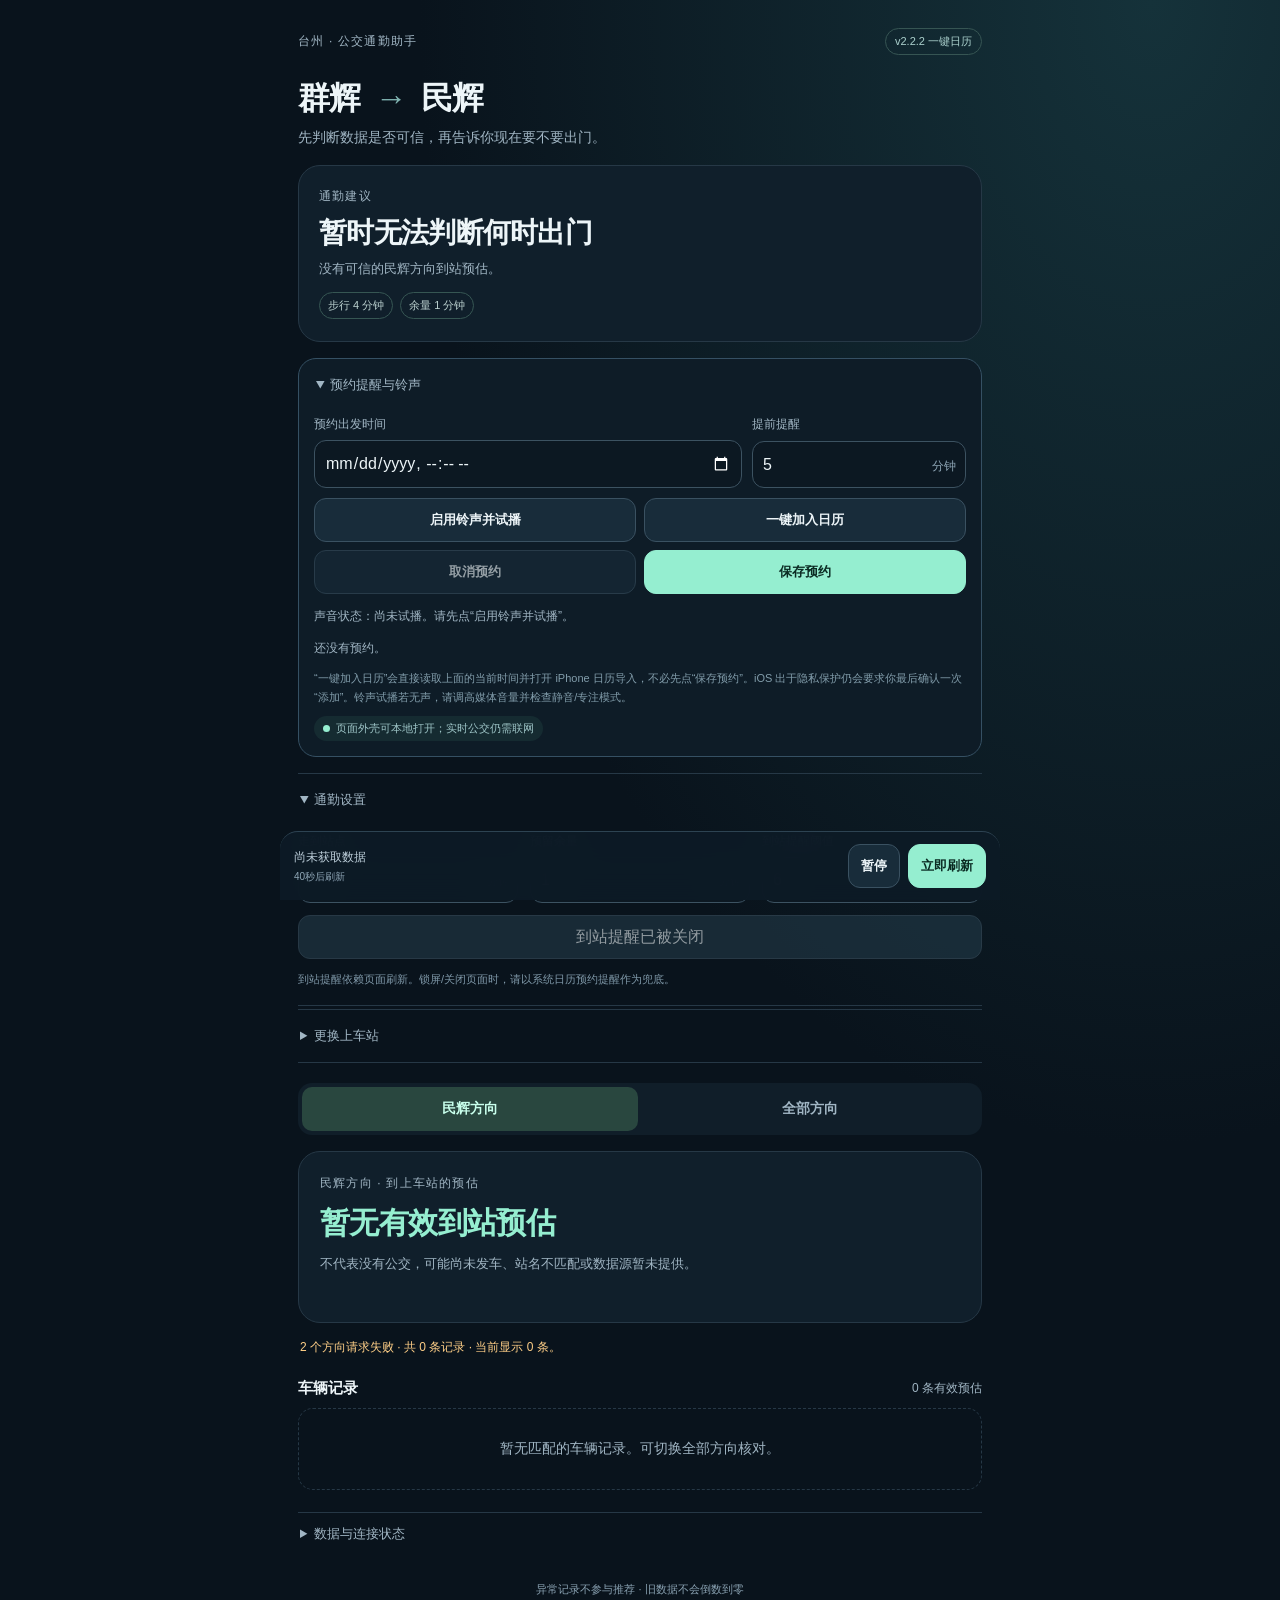
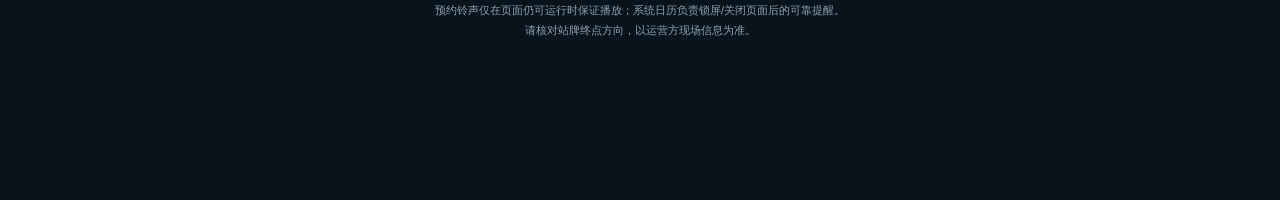
<file: bus/v2.html>
<!doctype html>
<html lang="zh-CN">
<head>
<meta charset="utf-8">
<meta name="viewport" content="width=device-width,initial-scale=1,viewport-fit=cover">
<meta name="theme-color" content="#09131c">
<meta name="app-version" content="bus-2.2.2">
<meta name="description" content="台州群辉到民辉公交到站预估、通勤建议与预约提醒。">
<title>群辉 → 民辉 · 通勤助手</title>
<link rel="manifest" href="./bus.webmanifest">
<link rel="icon" href="./bus-icon.svg" type="image/svg+xml">
<link rel="apple-touch-icon" href="./bus-icon-192.png">
<link rel="stylesheet" href="./theme.v2.1.css">
<style>
.appointment{margin:16px 0;border:1px solid #355063;border-radius:18px;padding:5px 15px;background:#0e1c27}.appointment[open]{padding-bottom:15px}.appointment-form{display:grid;grid-template-columns:minmax(0,1.4fr) minmax(0,.7fr);gap:10px;padding:10px 0}.appointment-form label{position:relative}.appointment-form label span{position:absolute;right:10px;bottom:13px;color:#8fa7b7;font-size:12px;pointer-events:none}.appointment-form input[type=number]{padding-right:44px}.appointment-actions{display:grid;grid-template-columns:1fr 1fr;gap:8px}.appointment-actions button{border:1px solid #3a5161;border-radius:12px;background:#182c3a;color:#edf5f8;padding:0 11px;font-size:13px;font-weight:650}.appointment-actions .primary{background:#95eed0;border-color:#95eed0;color:#0b2b23}.appointment-actions .wide{grid-column:1/-1}.appointment-status{font-size:12px;line-height:1.7;color:#a1b6c4;margin:12px 0 0}.appointment-status[data-tone=warn]{color:#ffcf87}.appointment-status[data-tone=good]{color:#95eed0}.ring-note{font-size:11px;line-height:1.7;color:#829dab;margin:10px 0 0}.alarm-overlay{position:fixed;inset:0;z-index:30;background:#061017e8;display:grid;place-items:center;padding:24px;backdrop-filter:blur(12px)}.alarm-overlay[hidden]{display:none}.alarm-card{width:min(420px,100%);border:1px solid #4f756a;border-radius:24px;background:linear-gradient(145deg,#163a30,#101f2b);padding:25px;text-align:center;box-shadow:0 24px 90px #000b}.alarm-card h2{font-size:32px;margin:12px 0;color:#95eed0}.alarm-card p{color:#b5c8d2;line-height:1.7}.alarm-card button{width:100%;border:0;border-radius:14px;background:#95eed0;color:#09291f;font-weight:800;font-size:16px}.alarm-badge{display:inline-block;border:1px solid #42685c;border-radius:999px;padding:5px 9px;color:#b8dfd2;font-size:11px}.local-pill{display:inline-flex;align-items:center;gap:6px;margin-top:10px;padding:5px 9px;border-radius:999px;background:#152b31;color:#9fc6c8;font-size:11px}.local-pill::before{content:"";width:7px;height:7px;border-radius:50%;background:#95eed0}@media(max-width:430px){.appointment-form{grid-template-columns:1fr}.appointment-actions{grid-template-columns:1fr}.appointment-actions .wide{grid-column:auto}}
</style>
</head>
<body>
<main class="wrap">
<header><div class="eyebrow">台州 · 公交通勤助手</div><span class="version">v2.2.2 一键日历</span></header>
<h1 id="heading">群辉 <span>→</span> 民辉</h1>
<p class="subtitle">先判断数据是否可信，再告诉你现在要不要出门。</p>

<section id="commute" class="commute" data-plan="unknown">
  <div class="eyebrow">通勤建议</div><h2>正在计算</h2><p>等待可信的到站预估。</p>
</section>

<details class="appointment" open>
<summary>预约提醒与铃声</summary>
<div class="appointment-form">
  <label>预约出发时间<input id="appointment-time" type="datetime-local"></label>
  <label>提前提醒<input id="appointment-lead" type="number" min="0" max="60" step="1" inputmode="numeric" value="5"><span>分钟</span></label>
</div>
<div class="appointment-actions">
  <button id="sound-enable" type="button">启用铃声并试播</button>
  <button id="calendar-export" type="button">一键加入日历</button>
  <button id="appointment-clear" type="button">取消预约</button>
  <button id="appointment-save" type="button" class="primary">保存预约</button>
</div>
<p id="sound-status" class="appointment-status">声音状态：尚未试播。</p>
<p id="appointment-status" class="appointment-status">还没有预约。</p>
<p class="ring-note">“一键加入日历”会直接读取上面的当前时间并打开 iPhone 日历导入，不必先点“保存预约”。iOS 出于隐私保护仍会要求你最后确认一次“添加”。铃声试播若无声，请调高媒体音量并检查静音/专注模式。</p>
<div class="local-pill">页面外壳可本地打开；实时公交仍需联网</div>
</details>

<details class="commute-settings" open>
<summary>通勤设置</summary>
<form id="commute-form" class="commute-form">
<label>走到站点<input id="walk" type="number" min="0" max="30" step="1" inputmode="numeric" value="4"><span>分钟</span></label>
<label>预留余量<input id="buffer" type="number" min="0" max="10" step="1" inputmode="numeric" value="1"><span>分钟</span></label>
<label>到站提醒阈值<input id="alert" type="number" min="1" max="30" step="1" inputmode="numeric" value="6"><span>分钟</span></label>
<button id="notify" type="button">开启到站提醒</button>
</form>
<p class="hint">到站提醒依赖页面刷新。锁屏/关闭页面时，请以系统日历预约提醒作为兜底。</p>
</details>

<details class="settings"><summary>更换上车站</summary>
<form id="query-form"><label>城市<input id="city" value="台州" required maxlength="20" autocomplete="off"></label><label>上车站<input id="site" value="群辉" required maxlength="40" autocomplete="off"></label><button type="submit">查询该站</button></form>
</details>

<div class="tabs" aria-label="车辆筛选"><button id="minhui" aria-pressed="true">民辉方向</button><button id="all" aria-pressed="false">全部方向</button></div>
<section id="winner" class="hero" data-state="loading"><div class="eyebrow">到站预估</div><h2>正在查询</h2><p>没有有效时间时，不推荐“最快一班”。</p></section>
<div id="status" class="status" role="status" aria-live="polite">准备连接数据源…</div>
<div class="list-title"><h2>车辆记录</h2><span id="count">—</span></div>
<section id="list" aria-label="到站记录"></section>

<details class="diagnostics"><summary>数据与连接状态</summary><div id="diagnostics"></div>
<p>“可信度”只表示接口字段的完整性和相互一致性，不代表运营方保证。获取时间也不等于车辆定位更新时间。该接口没有提供完整途经站表；“民辉方向”仅匹配终点为民辉、民辉站或公交民辉站的记录。</p>
<a href="https://www.code410.com/api/231" target="_blank" rel="noopener noreferrer">查看数据源说明</a></details>
<footer>异常记录不参与推荐 · 旧数据不会倒数到零<br>预约铃声仅在页面仍可运行时保证播放；系统日历负责锁屏/关闭页面后的可靠提醒。<br>请核对站牌终点方向，以运营方现场信息为准。</footer>
</main>

<div class="dock"><div><span id="age">尚未获取数据</span><small id="next">自动刷新已开启</small></div><button id="pause" aria-pressed="false">暂停</button><button id="refresh" class="primary">立即刷新</button></div>
<div id="alarm-overlay" class="alarm-overlay" hidden role="alertdialog" aria-modal="true" aria-labelledby="alarm-title">
  <div class="alarm-card"><span class="alarm-badge">预约提醒</span><h2 id="alarm-title">该准备出发了</h2><p id="alarm-text">群辉 → 民辉</p><button id="alarm-stop" type="button">停止铃声</button></div>
</div>
<noscript><p>请启用 JavaScript 后查询；这里不会使用静态样例冒充实时车辆。</p></noscript>
<script src="./sound.v2.2.1.js"></script>
<script src="./calendar.v2.2.2.js"></script>
<script type="module" src="./app.v2.2.mjs"></script>
</body>
</html>
</file>
<file: bus/theme.v2.1.css>
:root{color-scheme:dark;--bg:#09131c;--panel:#101f2b;--border:#263846;--text:#edf5f8;--muted:#a1b6c4;--mint:#95eed0;--amber:#ffcf87;--rose:#ff9f9f;font-family:-apple-system,BlinkMacSystemFont,"Segoe UI","PingFang SC",sans-serif}
*{box-sizing:border-box}body{margin:0;background:radial-gradient(ellipse at 90% 0%,#15323a 0,transparent 45%),var(--bg);color:var(--text);min-height:100dvh}button,input,summary{font:inherit}button,a,summary{-webkit-tap-highlight-color:transparent}button{cursor:pointer;touch-action:manipulation;min-height:44px}button:disabled{opacity:.6;cursor:default}button:focus-visible,a:focus-visible,summary:focus-visible,input:focus-visible{outline:2px solid var(--mint);outline-offset:4px}button:active{transform:translateY(1px)}a{color:var(--mint)}
.wrap{max-width:720px;margin:auto;padding:28px 18px calc(135px + env(safe-area-inset-bottom));padding-left:max(18px,env(safe-area-inset-left));padding-right:max(18px,env(safe-area-inset-right))}
header{display:flex;align-items:center;justify-content:space-between;gap:10px}.eyebrow{font-size:12px;color:var(--muted);letter-spacing:.1em}.version{white-space:nowrap;color:#acd2ce;border:1px solid #365553;padding:5px 9px;border-radius:20px;font-size:11px}
h1{font-size:32px;letter-spacing:-.03em;margin:22px 0 8px;overflow-wrap:anywhere}h1 span{color:#81b5b2;font-weight:400;margin:0 7px}.subtitle{color:var(--muted);font-size:14px;margin:0 0 18px}
.commute{border:1px solid #3f6e61;border-radius:22px;padding:22px 20px;background:linear-gradient(135deg,#173b31,#10262d);margin:0 0 14px}.commute[data-plan=wait]{border-color:#4f6a87;background:linear-gradient(135deg,#173047,#10232d)}.commute[data-plan=next],.commute[data-plan=tight]{border-color:#7a6340;background:linear-gradient(135deg,#382e21,#14242b)}.commute[data-plan=unknown]{border-color:var(--border);background:var(--panel)}.commute h2{font-size:28px;line-height:1.25;margin:10px 0 8px;letter-spacing:-.025em}.commute p{margin:0;color:var(--muted);font-size:13px;line-height:1.7}.commute-target{display:grid;gap:3px;margin-top:15px;padding:12px 13px;border-radius:14px;background:#0c1b22aa;border:1px solid #315044}.commute-target strong{font-size:17px}.commute-target span{font-size:12px;color:var(--muted)}.commute-meta{display:flex;flex-wrap:wrap;gap:7px;margin-top:12px}.commute-meta span{font-size:11px;color:#bcd2d0;border:1px solid #365653;border-radius:999px;padding:5px 8px}
.settings,.commute-settings{border-block:1px solid var(--border);padding:5px 0}.commute-settings{margin-bottom:3px}summary{cursor:pointer;padding:12px 2px;color:var(--muted);font-size:13px}
form{display:grid;grid-template-columns:minmax(0,1fr) minmax(0,1fr);gap:12px;padding:12px 0}label{min-width:0;display:grid;gap:7px;font-size:12px;color:var(--muted)}input{width:100%;min-width:0;max-width:100%;padding:13px 10px;background:#0c1822;color:var(--text);border:1px solid #3c5261;border-radius:12px;font-size:16px}form button{grid-column:1/-1;color:var(--text);background:#223a48;border:1px solid #3c5261;border-radius:12px}
.commute-form{grid-template-columns:repeat(3,minmax(0,1fr));align-items:end}.commute-form label{position:relative}.commute-form label span{position:absolute;right:9px;bottom:14px;color:#76909f;font-size:11px;pointer-events:none}.commute-form input{padding-right:40px}.commute-form button{grid-column:1/-1}.hint{font-size:11px;color:#7f98a8;line-height:1.6;margin:0 0 11px}
.tabs{display:flex;border-radius:14px;background:#101e29;padding:4px;margin:20px 0 16px;gap:5px}.tabs button{flex:1;min-width:0;background:transparent;color:var(--muted);border:0;border-radius:10px;font-size:14px;font-weight:600}.tabs button[aria-pressed=true]{background:#29473f;color:#c8ffec}
.hero{position:relative;border:1px solid #395b52;border-radius:22px;padding:23px 21px;background:linear-gradient(130deg,#163a30,#10242b);min-height:172px}.hero[data-state=uncertain],.hero[data-state=offline]{border-color:#716044;background:linear-gradient(130deg,#342d22,#14232b)}.hero[data-state=empty],.hero[data-state=loading]{border-color:var(--border);background:var(--panel)}.hero h2{font-size:30px;letter-spacing:-.02em;margin:12px 0;color:var(--mint);line-height:1.25}.hero[data-state=uncertain] h2,.hero[data-state=offline] h2{color:var(--amber)}.hero p{font-size:13px;line-height:1.7;color:var(--muted);margin:7px 0 0}.hero .winner-line{font-size:23px;font-weight:750;color:var(--text)}.hero .hero-eta{font-size:42px;letter-spacing:-.04em;font-variant-numeric:tabular-nums}.confidence{color:#a8c8bc!important;font-size:11px!important}
.status{font-size:12px;line-height:1.8;color:var(--muted);padding:14px 2px;min-height:48px;overflow-wrap:anywhere}.status[data-tone=warn]{color:var(--amber)}
.list-title{display:flex;justify-content:space-between;align-items:center;gap:12px;margin:7px 0 10px}.list-title h2{font-size:15px;margin:0}.list-title span{font-size:12px;color:var(--muted)}
.bus{padding:17px;border:1px solid var(--border);background:var(--panel);border-radius:17px;margin-bottom:10px;min-width:0}.bus[data-quality=unverified]{border-color:#554a38}.row-head{display:flex;gap:12px;align-items:flex-start;justify-content:space-between}.line-name{font-size:22px;font-weight:760;overflow-wrap:anywhere;min-width:0}.eta{text-align:right;font-size:21px;font-weight:750;color:var(--mint);flex-shrink:0;font-variant-numeric:tabular-nums}.bus[data-quality=unverified] .eta{color:var(--amber);font-size:19px}.destination{font-size:13px;color:var(--muted);line-height:1.7;margin:8px 0 0;overflow-wrap:anywhere}.quality{font-size:12px;margin:10px 0 0;color:var(--amber);line-height:1.6}.bus[data-quality=valid] .quality{color:#9dbbad}.source{font-size:11px;color:#829dab;line-height:1.6;margin-top:8px}
.empty{padding:27px 18px;border:1px dashed var(--border);border-radius:15px;text-align:center;font-size:14px;color:var(--muted);line-height:1.8}.diagnostics{border-top:1px solid var(--border);margin-top:22px}.diagnostics p{font-size:12px;line-height:1.8;color:var(--muted);overflow-wrap:anywhere}.diagnostics a{font-size:12px}
footer{color:#8aa2b2;font-size:11px;line-height:1.9;text-align:center;padding:24px 8px}
.dock{position:fixed;bottom:0;left:0;right:0;z-index:5;display:flex;align-items:center;gap:8px;padding:12px max(14px,env(safe-area-inset-right)) calc(12px + env(safe-area-inset-bottom)) max(14px,env(safe-area-inset-left));background:#0d1b26f5;border-top:1px solid #2d4352;backdrop-filter:blur(15px)}.dock>div{flex:1;min-width:0}.dock span{display:block;color:#bdcfda;font-size:12px}.dock small{display:block;color:#8fa7b7;font-size:10px;margin-top:4px}.dock button{border:1px solid #3a5161;border-radius:12px;padding:0 12px;background:#182c3a;color:var(--text);font-size:13px;font-weight:650;white-space:nowrap}.dock .primary{color:#0b2b23;background:var(--mint);border-color:var(--mint)}
[hidden]{display:none!important}@media(min-width:750px){.dock{left:50%;transform:translateX(-50%);width:720px;border-radius:18px 18px 0 0}}@media(max-width:520px){.commute-form{grid-template-columns:1fr 1fr}.commute-form label:nth-child(3){grid-column:1/-1}.commute{padding:19px 17px}.commute h2{font-size:25px}}@media(max-width:350px){.wrap{padding-inline:12px}.hero{padding:18px 16px}.hero h2{font-size:25px}.hero .hero-eta{font-size:35px}.line-name{font-size:20px}.eta{font-size:18px}.version{font-size:10px}.dock{gap:5px;padding-inline:9px}.dock button{padding-inline:9px}}@media(prefers-reduced-motion:reduce){*{scroll-behavior:auto!important;transition:none!important}}
</file>
